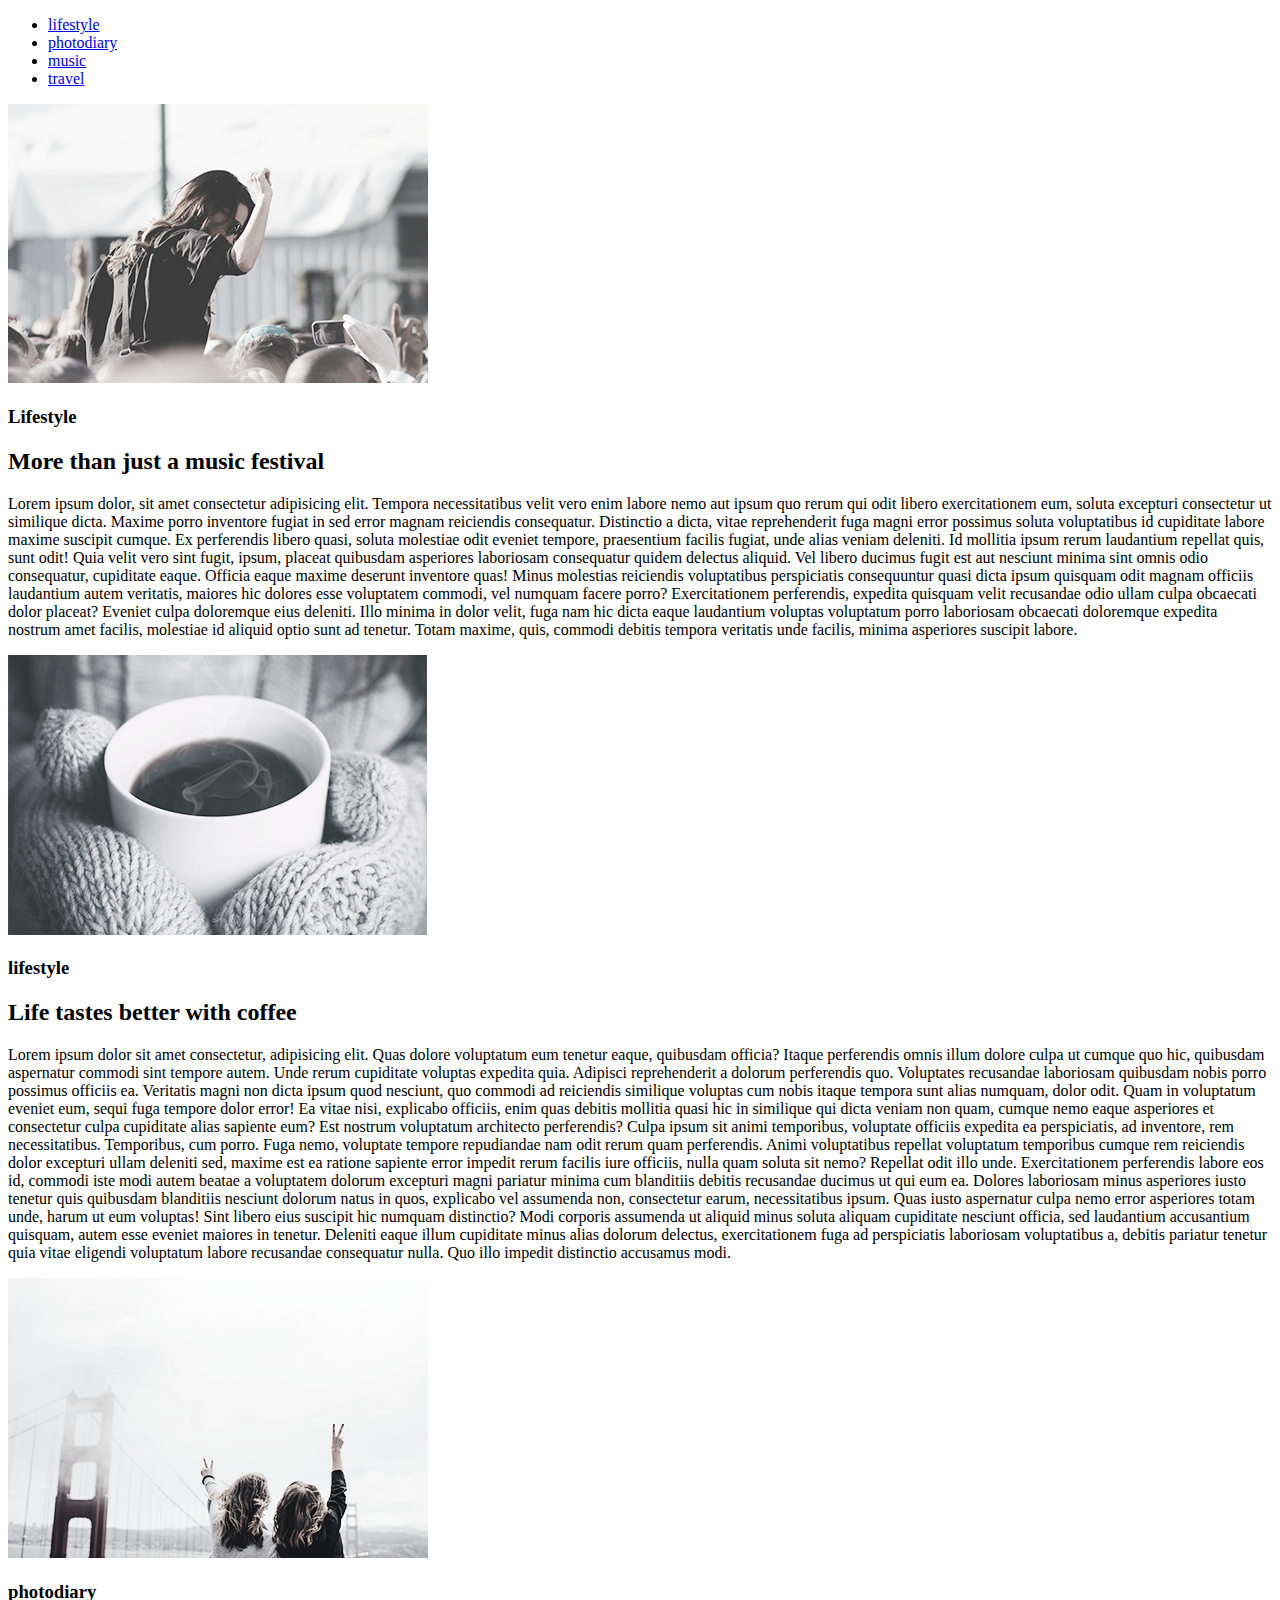
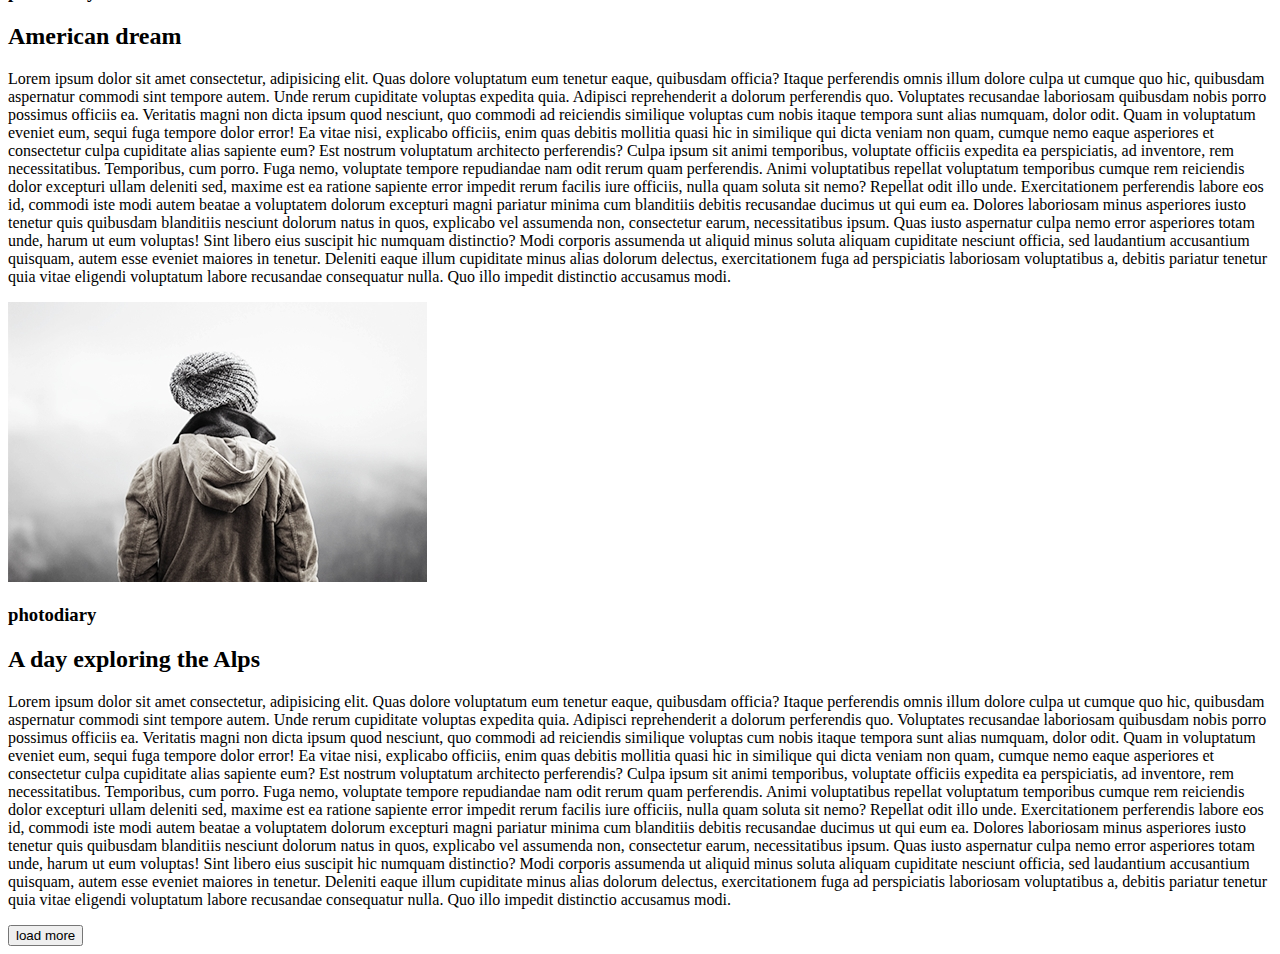
<file: index.html>
<!DOCTYPE html>
<html lang="en">
<head>
    <meta charset="UTF-8">
    <meta name="viewport" content="width=device-width, initial-scale=1.0">
    <meta http-equiv="X-UA-Compatible" content="ie=edge">
    <title>homework-01</title>
</head>
<body>
    <header>
    <nav>
        <ul>
            <li><a href="#" target="_blank" rel="noopener nofollow" title="lifestile">lifestyle</a></li>
            <li><a href="#" target="_blank" rel="noopener nofollow" title="photodiary">photodiary</a></li>
            <li><a href="#" target="_blank" rel="noopener nofollow" title="music">music</a></li>
            <li><a href="#" target="_blank" rel="noopener nofollow" title="travel">travel</a></li>
        </ul>
    </nav>
    </header>
    <section>
        <div>
            <img src="image/image1.jpg" alt="image1">
            <h3>Lifestyle</h3>
            <h2>More than just a music festival</h2>
            <p>Lorem ipsum dolor, sit amet consectetur adipisicing elit. Tempora necessitatibus velit vero enim labore nemo aut ipsum quo rerum qui odit libero exercitationem eum, soluta excepturi consectetur ut similique dicta. Maxime porro inventore fugiat in sed error magnam reiciendis consequatur. Distinctio a dicta, vitae reprehenderit fuga magni error possimus soluta voluptatibus id cupiditate labore maxime suscipit cumque. Ex perferendis libero quasi, soluta molestiae odit eveniet tempore, praesentium facilis fugiat, unde alias veniam deleniti. Id mollitia ipsum rerum laudantium repellat quis, sunt odit! Quia velit vero sint fugit, ipsum, placeat quibusdam asperiores laboriosam consequatur quidem delectus aliquid. Vel libero ducimus fugit est aut nesciunt minima sint omnis odio consequatur, cupiditate eaque. Officia eaque maxime deserunt inventore quas! Minus molestias reiciendis voluptatibus perspiciatis consequuntur quasi dicta ipsum quisquam odit magnam officiis laudantium autem veritatis, maiores hic dolores esse voluptatem commodi, vel numquam facere porro? Exercitationem perferendis, expedita quisquam velit recusandae odio ullam culpa obcaecati dolor placeat? Eveniet culpa doloremque eius deleniti. Illo minima in dolor velit, fuga nam hic dicta eaque laudantium voluptas voluptatum porro laboriosam obcaecati doloremque expedita nostrum amet facilis, molestiae id aliquid optio sunt ad tenetur. Totam maxime, quis, commodi debitis tempora veritatis unde facilis, minima asperiores suscipit labore.</p>
        </div>
  
        <div>
            <img src="image/Filtro_fotografico_5_copia_2.jpg" alt="cup of tea">
            <h3>lifestyle</h3>
            <h2>Life tastes better with coffee</h2>
            <p>Lorem ipsum dolor sit amet consectetur, adipisicing elit. Quas dolore voluptatum eum tenetur eaque, quibusdam officia? Itaque perferendis omnis illum dolore culpa ut cumque quo hic, quibusdam aspernatur commodi sint tempore autem. Unde rerum cupiditate voluptas expedita quia. Adipisci reprehenderit a dolorum perferendis quo. Voluptates recusandae laboriosam quibusdam nobis porro possimus officiis ea. Veritatis magni non dicta ipsum quod nesciunt, quo commodi ad reiciendis similique voluptas cum nobis itaque tempora sunt alias numquam, dolor odit. Quam in voluptatum eveniet eum, sequi fuga tempore dolor error! Ea vitae nisi, explicabo officiis, enim quas debitis mollitia quasi hic in similique qui dicta veniam non quam, cumque nemo eaque asperiores et consectetur culpa cupiditate alias sapiente eum? Est nostrum voluptatum architecto perferendis? Culpa ipsum sit animi temporibus, voluptate officiis expedita ea perspiciatis, ad inventore, rem necessitatibus. Temporibus, cum porro. Fuga nemo, voluptate tempore repudiandae nam odit rerum quam perferendis. Animi voluptatibus repellat voluptatum temporibus cumque rem reiciendis dolor excepturi ullam deleniti sed, maxime est ea ratione sapiente error impedit rerum facilis iure officiis, nulla quam soluta sit nemo? Repellat odit illo unde. Exercitationem perferendis labore eos id, commodi iste modi autem beatae a voluptatem dolorum excepturi magni pariatur minima cum blanditiis debitis recusandae ducimus ut qui eum ea. Dolores laboriosam minus asperiores iusto tenetur quis quibusdam blanditiis nesciunt dolorum natus in quos, explicabo vel assumenda non, consectetur earum, necessitatibus ipsum. Quas iusto aspernatur culpa nemo error asperiores totam unde, harum ut eum voluptas! Sint libero eius suscipit hic numquam distinctio? Modi corporis assumenda ut aliquid minus soluta aliquam cupiditate nesciunt officia, sed laudantium accusantium quisquam, autem esse eveniet maiores in tenetur. Deleniti eaque illum cupiditate minus alias dolorum delectus, exercitationem fuga ad perspiciatis laboriosam voluptatibus a, debitis pariatur tenetur quia vitae eligendi voluptatum labore recusandae consequatur nulla. Quo illo impedit distinctio accusamus modi.</p>
        </div>
   
        <div>
            <img src="image/image3.jpg" alt="cup of tea">
            <h3>photodiary</h3>
            <h2>American dream</h2>
            <p>Lorem ipsum dolor sit amet consectetur, adipisicing elit. Quas dolore voluptatum eum tenetur eaque, quibusdam officia? Itaque perferendis omnis illum dolore culpa ut cumque quo hic, quibusdam aspernatur commodi sint tempore autem. Unde rerum cupiditate voluptas expedita quia. Adipisci reprehenderit a dolorum perferendis quo. Voluptates recusandae laboriosam quibusdam nobis porro possimus officiis ea. Veritatis magni non dicta ipsum quod nesciunt, quo commodi ad reiciendis similique voluptas cum nobis itaque tempora sunt alias numquam, dolor odit. Quam in voluptatum eveniet eum, sequi fuga tempore dolor error! Ea vitae nisi, explicabo officiis, enim quas debitis mollitia quasi hic in similique qui dicta veniam non quam, cumque nemo eaque asperiores et consectetur culpa cupiditate alias sapiente eum? Est nostrum voluptatum architecto perferendis? Culpa ipsum sit animi temporibus, voluptate officiis expedita ea perspiciatis, ad inventore, rem necessitatibus. Temporibus, cum porro. Fuga nemo, voluptate tempore repudiandae nam odit rerum quam perferendis. Animi voluptatibus repellat voluptatum temporibus cumque rem reiciendis dolor excepturi ullam deleniti sed, maxime est ea ratione sapiente error impedit rerum facilis iure officiis, nulla quam soluta sit nemo? Repellat odit illo unde. Exercitationem perferendis labore eos id, commodi iste modi autem beatae a voluptatem dolorum excepturi magni pariatur minima cum blanditiis debitis recusandae ducimus ut qui eum ea. Dolores laboriosam minus asperiores iusto tenetur quis quibusdam blanditiis nesciunt dolorum natus in quos, explicabo vel assumenda non, consectetur earum, necessitatibus ipsum. Quas iusto aspernatur culpa nemo error asperiores totam unde, harum ut eum voluptas! Sint libero eius suscipit hic numquam distinctio? Modi corporis assumenda ut aliquid minus soluta aliquam cupiditate nesciunt officia, sed laudantium accusantium quisquam, autem esse eveniet maiores in tenetur. Deleniti eaque illum cupiditate minus alias dolorum delectus, exercitationem fuga ad perspiciatis laboriosam voluptatibus a, debitis pariatur tenetur quia vitae eligendi voluptatum labore recusandae consequatur nulla. Quo illo impedit distinctio accusamus modi.</p>    
        </div>
   
        <div>
            <img src="image/image4.jpg" alt="cup of tea">
            <h3>photodiary</h3>
            <h2>A day exploring the Alps</h2>
            <p>Lorem ipsum dolor sit amet consectetur, adipisicing elit. Quas dolore voluptatum eum tenetur eaque, quibusdam officia? Itaque perferendis omnis illum dolore culpa ut cumque quo hic, quibusdam aspernatur commodi sint tempore autem. Unde rerum cupiditate voluptas expedita quia. Adipisci reprehenderit a dolorum perferendis quo. Voluptates recusandae laboriosam quibusdam nobis porro possimus officiis ea. Veritatis magni non dicta ipsum quod nesciunt, quo commodi ad reiciendis similique voluptas cum nobis itaque tempora sunt alias numquam, dolor odit. Quam in voluptatum eveniet eum, sequi fuga tempore dolor error! Ea vitae nisi, explicabo officiis, enim quas debitis mollitia quasi hic in similique qui dicta veniam non quam, cumque nemo eaque asperiores et consectetur culpa cupiditate alias sapiente eum? Est nostrum voluptatum architecto perferendis? Culpa ipsum sit animi temporibus, voluptate officiis expedita ea perspiciatis, ad inventore, rem necessitatibus. Temporibus, cum porro. Fuga nemo, voluptate tempore repudiandae nam odit rerum quam perferendis. Animi voluptatibus repellat voluptatum temporibus cumque rem reiciendis dolor excepturi ullam deleniti sed, maxime est ea ratione sapiente error impedit rerum facilis iure officiis, nulla quam soluta sit nemo? Repellat odit illo unde. Exercitationem perferendis labore eos id, commodi iste modi autem beatae a voluptatem dolorum excepturi magni pariatur minima cum blanditiis debitis recusandae ducimus ut qui eum ea. Dolores laboriosam minus asperiores iusto tenetur quis quibusdam blanditiis nesciunt dolorum natus in quos, explicabo vel assumenda non, consectetur earum, necessitatibus ipsum. Quas iusto aspernatur culpa nemo error asperiores totam unde, harum ut eum voluptas! Sint libero eius suscipit hic numquam distinctio? Modi corporis assumenda ut aliquid minus soluta aliquam cupiditate nesciunt officia, sed laudantium accusantium quisquam, autem esse eveniet maiores in tenetur. Deleniti eaque illum cupiditate minus alias dolorum delectus, exercitationem fuga ad perspiciatis laboriosam voluptatibus a, debitis pariatur tenetur quia vitae eligendi voluptatum labore recusandae consequatur nulla. Quo illo impedit distinctio accusamus modi.</p>
        </div>
    </section>
    <button>load more</button>
</body>
</html>
</file>
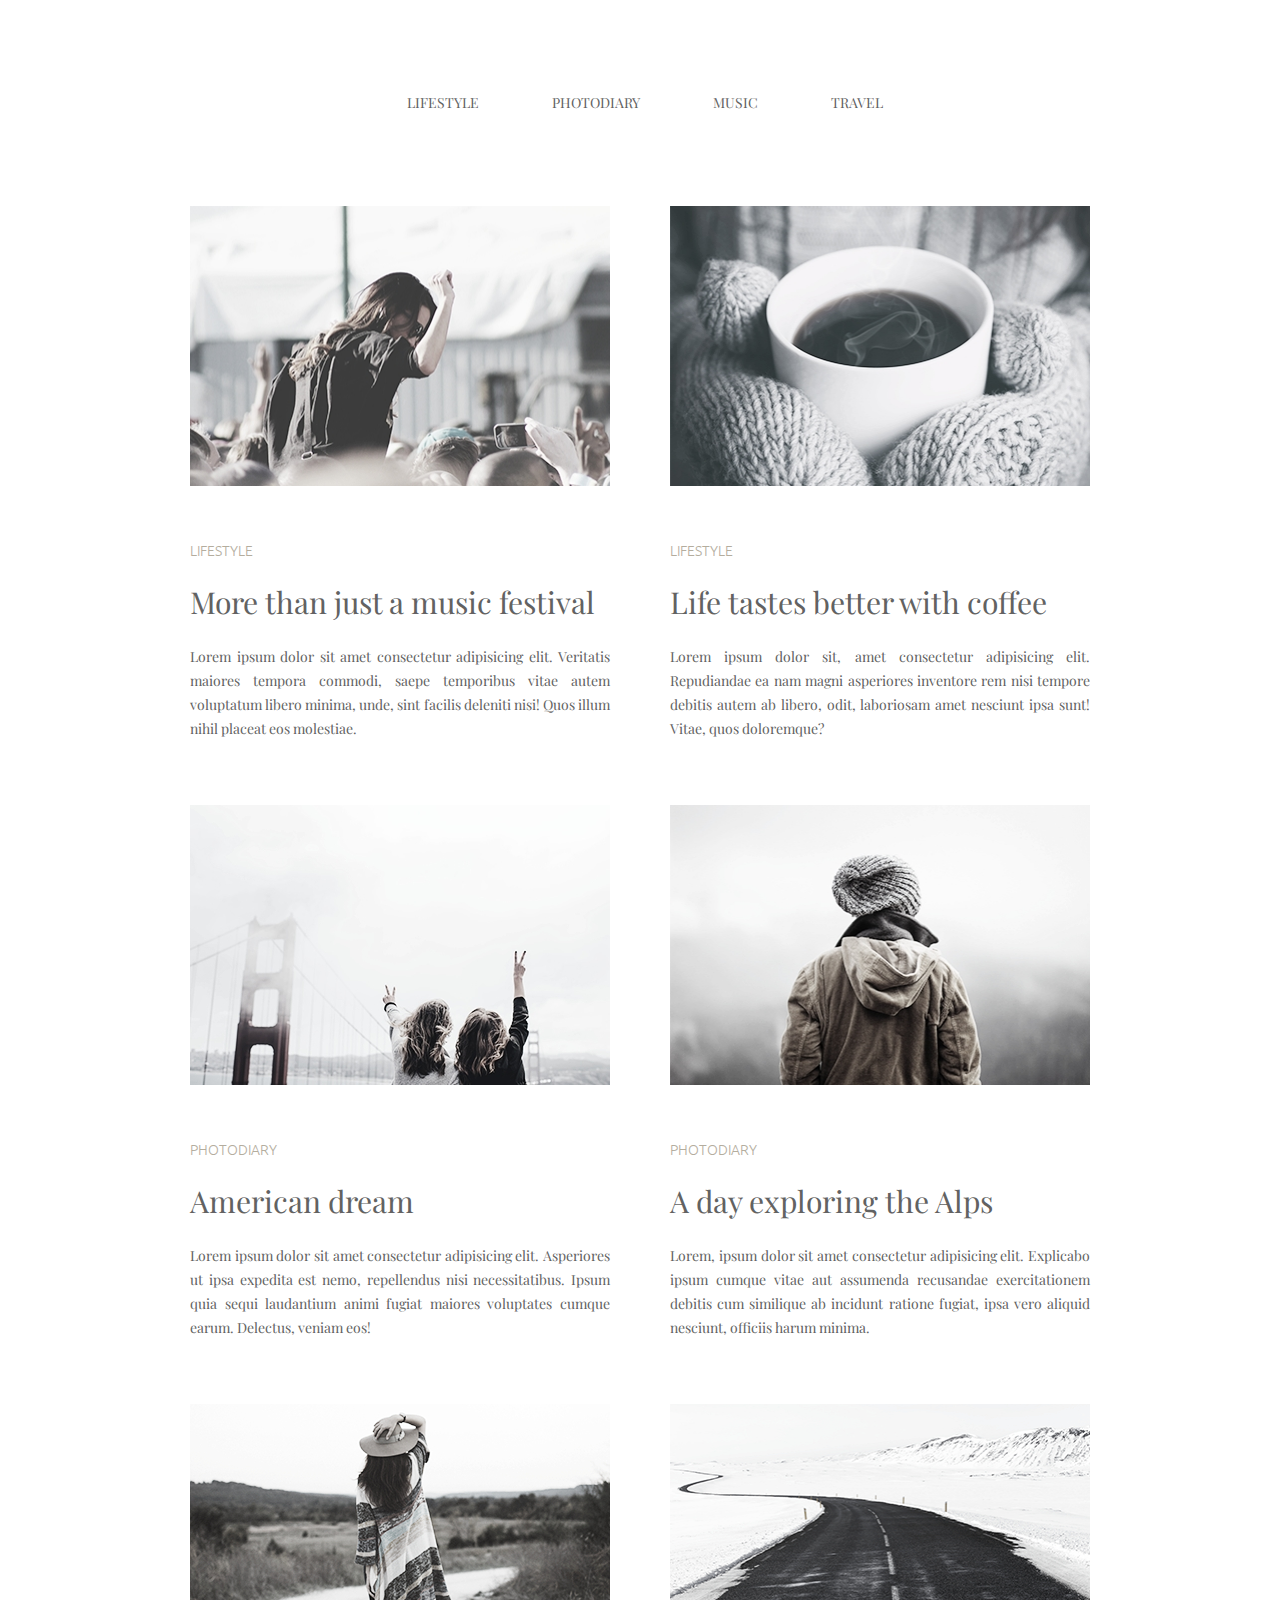
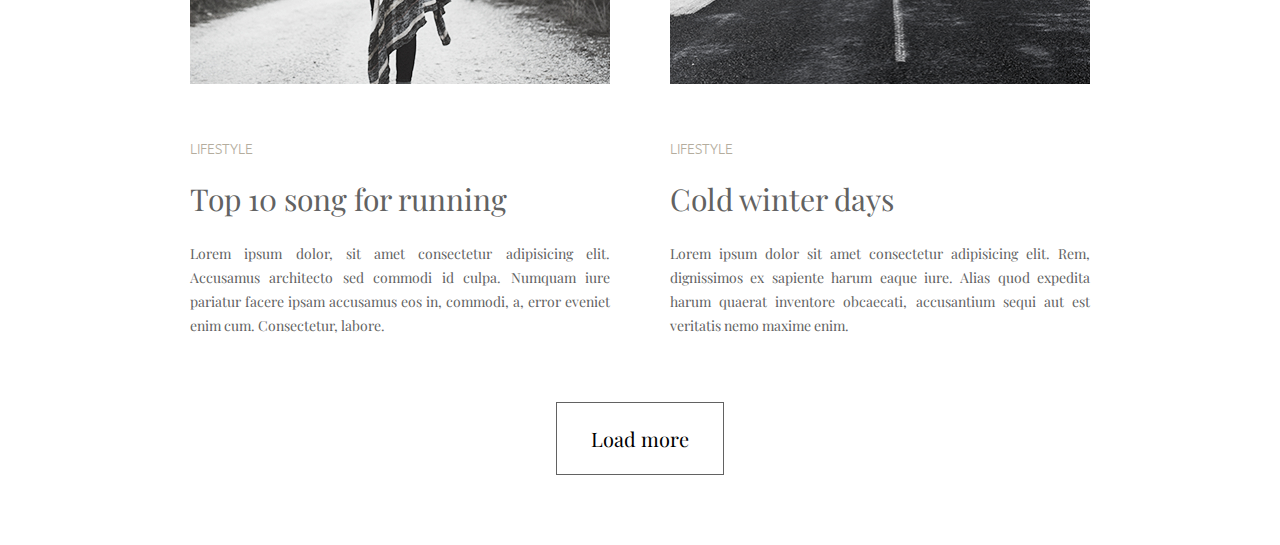
<file: module-03/index.html>
<!DOCTYPE html>
<html lang="en">
<head>
    <meta charset="UTF-8">
    <meta name="viewport" content="width=device-width, initial-scale=1.0">
    <meta http-equiv="X-UA-Compatible" content="ie=edge">
    <title>homework-03</title>
    <link rel="stylesheet" href="css/normolize.css">
    <link href="https://fonts.googleapis.com/css?family=Playfair+Display|Ubuntu:300,400&display=swap" rel="stylesheet">
    <link rel="stylesheet" href="css/style.css">
</head>
<body>
    <header class="page-header conteiner">
    <nav class="header-nav">
        <ul class="site-navigation">
            <li><a href="#" target="_blank" rel="noopener nofollow" title="lifestile">lifestyle</a></li>
            <li><a href="#" target="_blank" rel="noopener nofollow" title="photodiary">photodiary</a></li>
            <li><a href="#" target="_blank" rel="noopener nofollow" title="music">music</a></li>
            <li><a href="#" target="_blank" rel="noopener nofollow" title="travel">travel</a></li>
        </ul>
    </nav>
    </header>
        <main class="conteiner">
        <section class="lifestile">
        <ul class="lifestyle-list">
            <li class="lifestyle-list-item">
            <img class="lifestile-list-image" src="image/image1.jpg" alt="girl of fun" width="420" height="280">
            <h3 class="lifestile-title">Lifestyle</h3>
            <h2 class="lifestyle-title-name">More than just a music festival</h2>
            <p class="lifestyle-about">Lorem ipsum dolor sit amet consectetur adipisicing elit. Veritatis maiores tempora commodi, saepe temporibus vitae autem voluptatum libero minima, unde, sint facilis deleniti nisi! Quos illum nihil placeat eos molestiae.</p>
            </li>
        
            <li class="lifestyle-list-item">
            <img class="lifestile-list-image" src="image/image2.jpg" alt="girl of fun" width="420" height="280">
            <h3 class="lifestile-title">Lifestyle</h3>
            <h2 class="lifestyle-title-name">Life tastes better with coffee</h2>
            <p class="lifestyle-about">Lorem ipsum dolor sit, amet consectetur adipisicing elit. Repudiandae ea nam magni asperiores inventore rem nisi tempore debitis autem ab libero, odit, laboriosam amet nesciunt ipsa sunt! Vitae, quos doloremque?</p>
            </li>

            <li class="lifestyle-list-item">
            <img class="lifestile-list-image" src="image/image3.jpg" alt="girl of fun" width="420" height="280">
            <h3 class="lifestile-title">Photodiary</h3>
            <h2 class="lifestyle-title-name">American dream</h2>
            <p class="lifestyle-about">Lorem ipsum dolor sit amet consectetur adipisicing elit. Asperiores ut ipsa expedita est nemo, repellendus nisi necessitatibus. Ipsum quia sequi laudantium animi fugiat maiores voluptates cumque earum. Delectus, veniam eos!</p>
            </li>

            <li class="lifestyle-list-item">
            <img class="lifestile-list-image" src="image/image4.jpg" alt="girl of fun" width="420" height="280">
            <h3 class="lifestile-title">Photodiary</h3>
            <h2 class="lifestyle-title-name">A day exploring the Alps</h2>
            <p class="lifestyle-about">Lorem, ipsum dolor sit amet consectetur adipisicing elit. Explicabo ipsum cumque vitae aut assumenda recusandae exercitationem debitis cum similique ab incidunt ratione fugiat, ipsa vero aliquid nesciunt, officiis harum minima.</p>
            </li>
        
            <li class="lifestyle-list-item">
            <img class="lifestile-list-image" src="image/image5.jpg" alt="girl of fun" width="420" height="280">
            <h3 class="lifestile-title">Lifestyle</h3>
            <h2 class="lifestyle-title-name">Top 10 song for running</h2>
            <p class="lifestyle-about">Lorem ipsum dolor, sit amet consectetur adipisicing elit. Accusamus architecto sed commodi id culpa. Numquam iure pariatur facere ipsam accusamus eos in, commodi, a, error eveniet enim cum. Consectetur, labore.</p>
            </li>
        
            <li class="lifestyle-list-item">
            <img class="lifestile-list-image" src="image/image6.jpg" alt="girl of fun" width="420" height="280">
            <h3 class="lifestile-title">Lifestyle</h3>
            <h2 class="lifestyle-title-name">Cold winter days</h2>
            <p class="lifestyle-about">Lorem ipsum dolor sit amet consectetur adipisicing elit. Rem, dignissimos ex sapiente harum eaque iure. Alias quod expedita harum quaerat inventore obcaecati, accusantium sequi aut est veritatis nemo maxime enim.</p>
            </li>
        </ul>
        </section>
        <button class="load-more-button">Load more</button>
        </main>
</body>
</html>
</file>
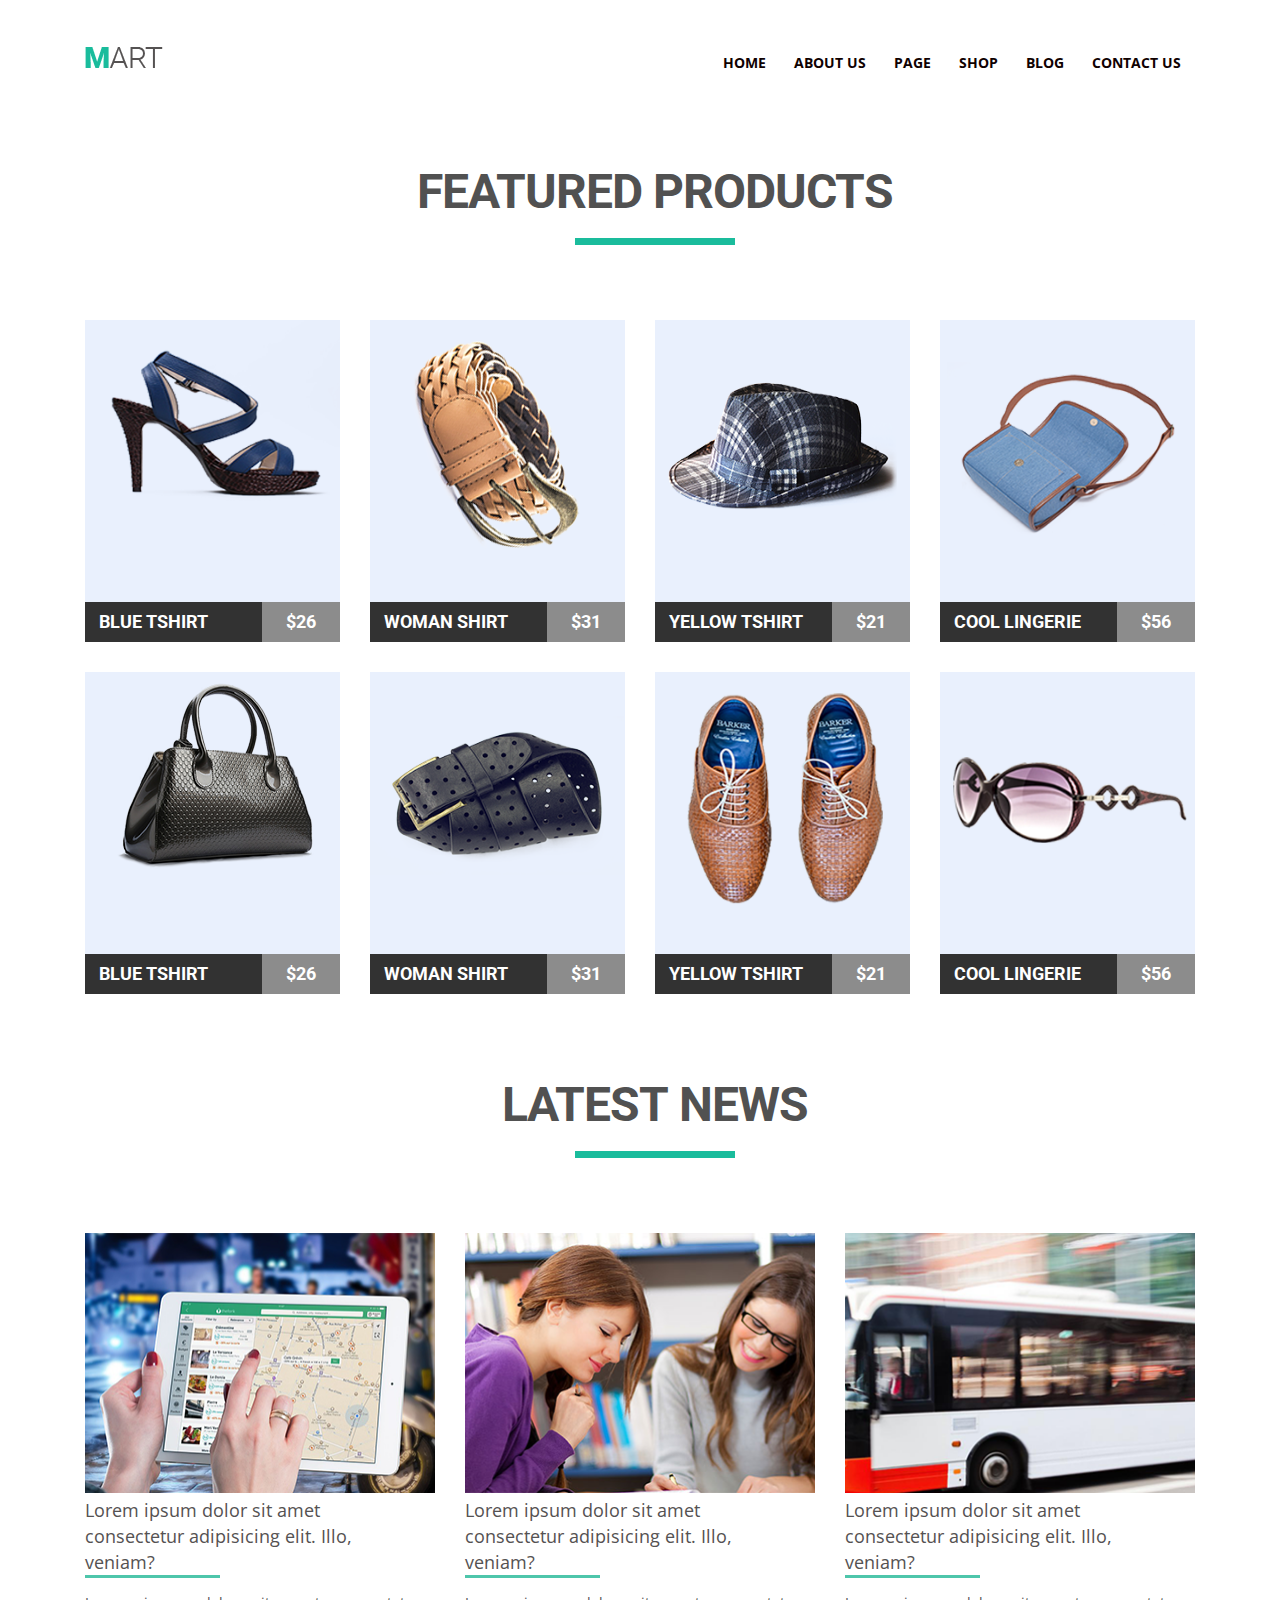
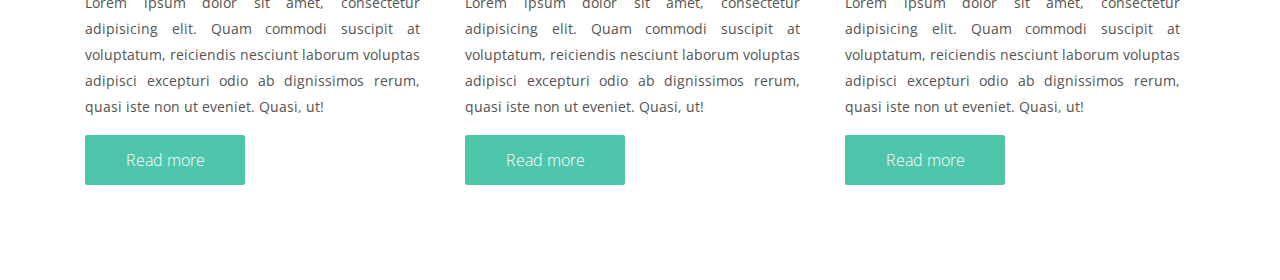
<file: module-04/index.html>
<!DOCTYPE html>
<html lang="en">
  <head>
    <meta charset="UTF-8" />
    <meta name="viewport" content="width=device-width, initial-scale=1.0" />
    <meta http-equiv="X-UA-Compatible" content="ie=edge" />
    <link rel="stylesheet" href="style.css" />
    <link
      href="https://fonts.googleapis.com/css?family=Open+Sans|Roboto&display=swap"
      rel="stylesheet"
    />
    <title>Homework-04</title>
  </head>
  <body>
    <div class="wrapper">
      <nav class="navigation clearfix">
        <div class="logo">
          <a href="#">
            <img src="image/mart.png" alt="MART" width="78" height="21" />
          </a>
        </div>
        <ul class="nav-menu clearfix">
          <li>
            <a href="#">Home</a>
          </li>
          <li>
            <a href="#">About us</a>
          </li>
          <li>
            <a href="#">Page</a>
          </li>
          <li>
            <a href="#">Shop</a>
          </li>
          <li>
            <a href="#">Blog</a>
          </li>
          <li>
            <a href="#">Contact us</a>
          </li>
        </ul>
      </nav>

      <div class="section-products-card wrapper">
        <h2>Featured products</h2>
        <div class="cards">
          <div class="card">
            <a href="#">
              <div class="products clearfix">
                <img
                  class="img-product"
                  src="image/product1.png"
                  alt="product1"
                />
              </div>
              <div class="wrp clearfix">
                <p class="product-title">Blue tshirt</p>
                <p class="product-price">$26</p>
              </div>
            </a>
          </div>

          <div class="card">
            <a href="#">
              <div class="products clearfix">
                <img
                  class="img-product"
                  src="image/product2.png"
                  alt="product2"
                />
              </div>
              <div class="wrp clearfix">
                <p class="product-title">Woman shirt</p>
                <p class="product-price">$31</p>
              </div>
            </a>
          </div>

          <div class="card">
            <a href="#">
              <div class="products clearfix">
                <img
                  class="img-product"
                  src="image/product9.png"
                  alt="product9"
                />
              </div>
              <div class="wrp clearfix">
                <p class="product-title">Yellow tshirt</p>
                <p class="product-price">$21</p>
              </div>
            </a>
          </div>

          <div class="card">
            <a href="#">
              <div class="products clearfix">
                <img
                  class="img-product"
                  src="image/product4.png"
                  alt="product4"
                />
              </div>
              <div class="wrp clearfix">
                <p class="product-title">Cool lingerie</p>
                <p class="product-price">$56</p>
              </div>
            </a>
          </div>

          <div class="card">
            <a href="#">
              <div class="products clearfix">
                <img
                  class="img-product"
                  src="image/product3.png"
                  alt="product3"
                />
              </div>
              <div class="wrp clearfix">
                <p class="product-title">Blue tshirt</p>
                <p class="product-price">$26</p>
              </div>
            </a>
          </div>

          <div class="card">
            <a href="#">
              <div class="products clearfix">
                <img
                  class="img-product"
                  src="image/product5.png"
                  alt="product5"
                />
              </div>
              <div class="wrp clearfix">
                <p class="product-title">Woman shirt</p>
                <p class="product-price">$31</p>
              </div>
            </a>
          </div>

          <div class="card">
            <a href="#">
              <div class="products clearfix">
                <img
                  class="img-product"
                  src="image/product6.png"
                  alt="product6"
                />
              </div>
              <div class="wrp clearfix">
                <p class="product-title">Yellow tshirt</p>
                <p class="product-price">$21</p>
              </div>
            </a>
          </div>

          <div class="card">
            <a href="#">
              <div class="products clearfix">
                <img
                  class="img-product"
                  src="image/product8.png"
                  alt="product8"
                />
              </div>
              <div class="wrp clearfix">
                <p class="product-title">Cool lingerie</p>
                <p class="product-price">$56</p>
              </div>
            </a>
          </div>
        </div>
      </div>

      <div class="section-news wrapper">
        <h2>Latest news</h2>
        <div class="news-cards">
          <div class="news">
            <img
              class="news-foto"
              src="image/ipad-632394_960_720.png"
              alt="news1"
            />
            <h4>
              Lorem ipsum dolor sit amet consectetur adipisicing elit. Illo,
              veniam?
            </h4>
            <p class="text-news">
              Lorem ipsum dolor sit amet, consectetur adipisicing elit. Quam
              commodi suscipit at voluptatum, reiciendis nesciunt laborum
              voluptas adipisci excepturi odio ab dignissimos rerum, quasi iste
              non ut eveniet. Quasi, ut!
            </p>
            <button>Read more</button>
          </div>
          <div class="news">
            <img class="news-foto" src="image/slide1.png" alt="news2" />
            <h4>
              Lorem ipsum dolor sit amet consectetur adipisicing elit. Illo,
              veniam?
            </h4>
            <p class="text-news">
              Lorem ipsum dolor sit amet, consectetur adipisicing elit. Quam
              commodi suscipit at voluptatum, reiciendis nesciunt laborum
              voluptas adipisci excepturi odio ab dignissimos rerum, quasi iste
              non ut eveniet. Quasi, ut!
            </p>
            <button>Read more</button>
          </div>
          <div class="news">
            <img class="news-foto" src="image/product-img-5.png" alt="news3" />
            <h4>
              Lorem ipsum dolor sit amet consectetur adipisicing elit. Illo,
              veniam?
            </h4>
            <p class="text-news">
              Lorem ipsum dolor sit amet, consectetur adipisicing elit. Quam
              commodi suscipit at voluptatum, reiciendis nesciunt laborum
              voluptas adipisci excepturi odio ab dignissimos rerum, quasi iste
              non ut eveniet. Quasi, ut!
            </p>
            <button>Read more</button>
          </div>
        </div>
      </div>
    </div>
  </body>
</html>
</file>
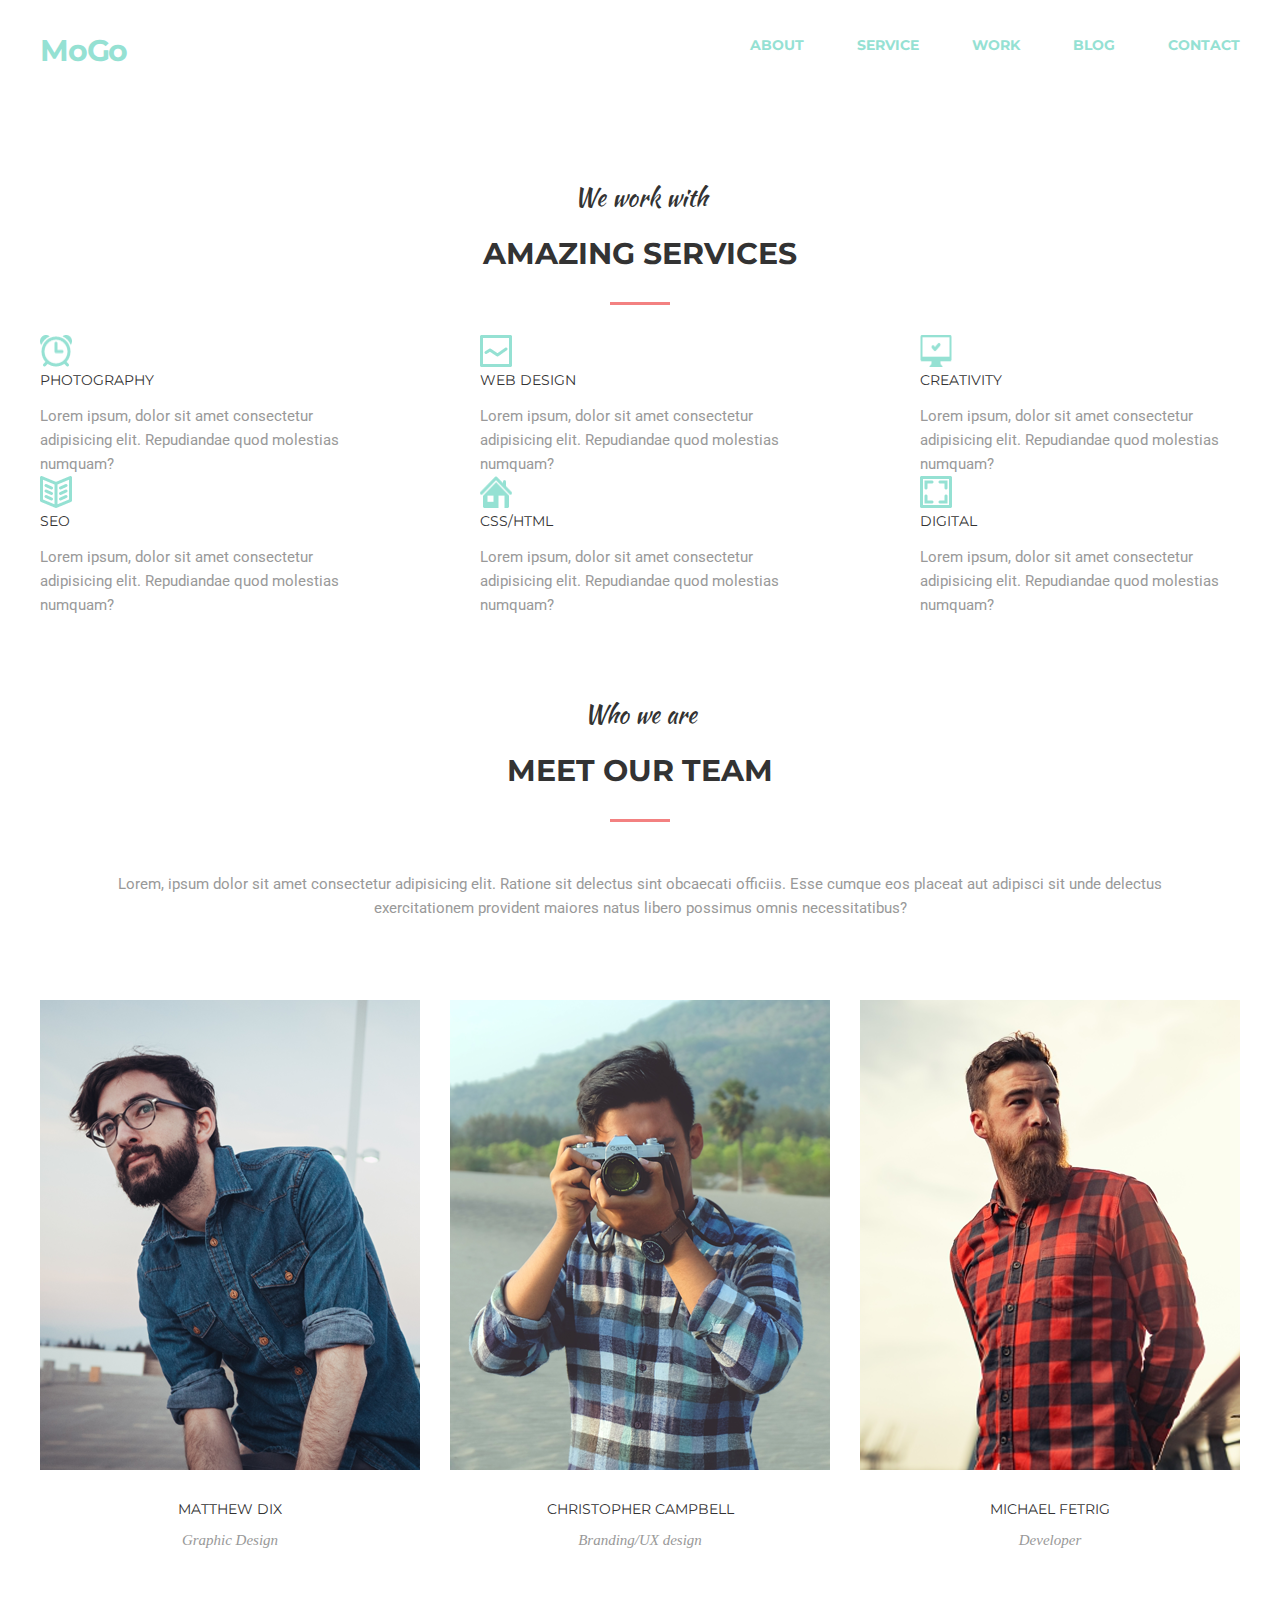
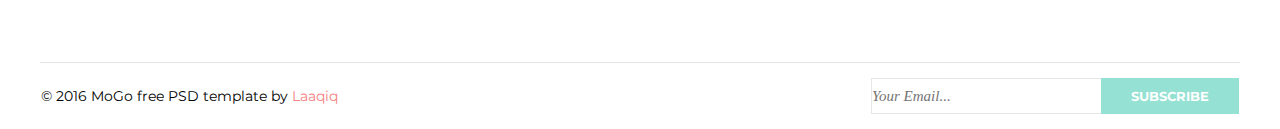
<file: module-06/index.html>
<!DOCTYPE html>
<html lang="en">
  <head>
    <meta charset="UTF-8" />
    <meta name="viewport" content="width=device-width, initial-scale=1.0" />
    <meta http-equiv="X-UA-Compatible" content="ie=edge" />
    <link rel="stylesheet" href="style.css" />
    <link
      href="https://fonts.googleapis.com/css?family=Kaushan+Script|Montserrat:400,700|Roboto:300i,400&display=swap"
      rel="stylesheet"
    />
    <title>Homework-06</title>
  </head>
  <body>
    <div class="container">
      <nav class="site-navigation">
        <!-- <a href="#"> -->
        <p class="site-logo">MoGo</p>
        <!-- </a> -->
        <ul class="nav-menu">
          <li class="nav-menu-title"><a href="#"></a>About</li>
          <li class="nav-menu-title"><a href="#"></a>Service</li>
          <li class="nav-menu-title"><a href="#"></a>Work</li>
          <li class="nav-menu-title"><a href="#"></a>Blog</li>
          <li class="nav-menu-title"><a href="#"></a>Contact</li>
        </ul>
      </nav>

      <!-- Section Services -->
      <div class="cart">
        <p class="section-title">We work with</p>
        <h3 class="section-name">Amazing services</h3>

        <div class="cart-box">
          <div class="cart-services">
              <img class="cart-img" src="image/ALARM.png" alt="alarm" />
              <p class="cart-title">Photography</p>
              <p class="cart-text">
                Lorem ipsum, dolor sit amet consectetur adipisicing elit.
                Repudiandae quod molestias numquam?
              </p>
            </div>
          

          <div class="cart-services">
            <img class="cart-img" src="image/LINE_GRAPH.png" alt="alarm" />
            <p class="cart-title">Web design</p>
            <p class="cart-text">
              Lorem ipsum, dolor sit amet consectetur adipisicing elit.
              Repudiandae quod molestias numquam?
            </p>
          </div>

          <div class="cart-services">
            <img class="cart-img" src="image/_OK.png" alt="alarm" />
            <p class="cart-title">Creativity</p>
            <p class="cart-text">
              Lorem ipsum, dolor sit amet consectetur adipisicing elit.
              Repudiandae quod molestias numquam?
            </p>
          </div>

          <div class="cart-services">
            <img class="cart-img" src="image/BOOK_2.png" alt="alarm" />
            <p class="cart-title">SEO</p>
            <p class="cart-text">
              Lorem ipsum, dolor sit amet consectetur adipisicing elit.
              Repudiandae quod molestias numquam?
            </p>
          </div>

          <div class="cart-services">
            <img class="cart-img" src="image/HOME.png" alt="alarm" />
            <p class="cart-title">CSS/HTML</p>
            <p class="cart-text">
              Lorem ipsum, dolor sit amet consectetur adipisicing elit.
              Repudiandae quod molestias numquam?
            </p>
          </div>

          <div class="cart-services">
            <img class="cart-img" src="image/IMAGE.png" alt="alarm" />
            <p class="cart-title">Digital</p>
            <p class="cart-text">
              Lorem ipsum, dolor sit amet consectetur adipisicing elit.
              Repudiandae quod molestias numquam?
            </p>
          </div>
        </div>
    </div>

        <!-- Section Team -->
        <div class="section-team">
          <p class="section-title">Who we are</p>
          <p class="section-name">Meet our team</p>
          <p class="team-text">
            Lorem, ipsum dolor sit amet consectetur adipisicing elit. Ratione
            sit delectus sint obcaecati officiis. Esse cumque eos placeat aut
            adipisci sit unde delectus exercitationem provident maiores natus
            libero possimus omnis necessitatibus?
          </p>

          <div class="cart-section">
            <div class="cart-team">
              <div class="cart-team-bg">
                <div class="cart-team-img">
                  <img src="image/Matthew.png" alt="team" />
                  <div class="cart-team-overlay">
                    <ul class="cart-team-link">
                      <li class="cart-team-icon">
                        <a href="#" class="link-social">
                          <img src="image/facebook.png" alt="facebook-icon" />
                        </a>
                      </li>
                      <li class="cart-team-icon">
                        <a href="#" class="link-social">
                          <img src="image/twitter.png" alt="twitter-icon" />
                        </a>
                      </li>
                      <li class="cart-team-icon">
                        <a href="#" class="link-social">
                          <img src="image/pinterest.png" alt="pinterest-icon" />
                        </a>
                      </li>
                      <li class="cart-team-icon">
                        <a href="#" class="link-social">
                          <img src="image/instagram.png" alt="instagram-icon" />
                        </a>
                      </li>
                    </ul>
                  </div>
                </div>
              </div>
              <p class="cart-team-name">Matthew Dix</p>
              <p class="cart-team-position">Graphic Design</p>
            </div>

            <div class="cart-team">
              <div class="cart-team-bg">
                <div class="cart-team-img">
                  <img src="image/Christopher.png" alt="team" />
                  <div class="cart-team-overlay">
                    <ul class="cart-team-link">
                      <li class="cart-team-icon">
                        <a href="#" class="link-social">
                          <img src="image/facebook.png" alt="facebook-icon" />
                        </a>
                      </li>
                      <li class="cart-team-icon">
                        <a href="#" class="link-social">
                          <img src="image/twitter.png" alt="twitter-icon" />
                        </a>
                      </li>
                      <li class="cart-team-icon">
                        <a href="#" class="link-social">
                          <img src="image/pinterest.png" alt="pinterest-icon" />
                        </a>
                      </li>
                      <li class="cart-team-icon">
                        <a href="#" class="link-social">
                          <img src="image/instagram.png" alt="instagram-icon" />
                        </a>
                      </li>
                    </ul>
                  </div>
                </div>
              </div>
              <p class="cart-team-name">Christopher Campbell</p>
              <p class="cart-team-position">Branding/UX design</p>
            </div>

            <div class="cart-team">
              <div class="cart-team-bg">
                <div class="cart-team-img">
                  <img src="image/Michael.png" alt="team" />
                  <div class="cart-team-overlay">
                    <ul class="cart-team-link">
                      <li class="cart-team-icon">
                        <a href="#" class="link-social">
                          <img src="image/facebook.png" alt="facebook-icon" />
                        </a>
                      </li>
                      <li class="cart-team-icon">
                        <a href="#" class="link-social">
                          <img src="image/twitter.png" alt="twitter-icon" />
                        </a>
                      </li>
                      <li class="cart-team-icon">
                        <a href="#" class="link-social">
                          <img src="image/pinterest.png" alt="pinterest-icon" />
                        </a>
                      </li>
                      <li class="cart-team-icon">
                        <a href="#" class="link-social">
                          <img src="image/instagram.png" alt="instagram-icon" />
                        </a>
                      </li>
                    </ul>
                  </div>
                </div>
              </div>
              <p class="cart-team-name">Michael Fetrig</p>
              <p class="cart-team-position">Developer</p>
            </div>
          </div>
        </div>
      </div>

      <!-- Footer -->

      <div class="page-footer">
        <p class="text-footer">
          &copy; 2016 MoGo free PSD template by
          <span class="text-footer-title">Laaqiq</span>
        </p>
        <form class="footer-form" action="">
          <input
            class="footer-form-textbox"
            type="text"
            placeholder="Your Email..."
          />
          <button class="footer-form-button" type="submit">Subscribe</button>
        </form>
      </div>
    </div>
  </body>
</html>
</file>
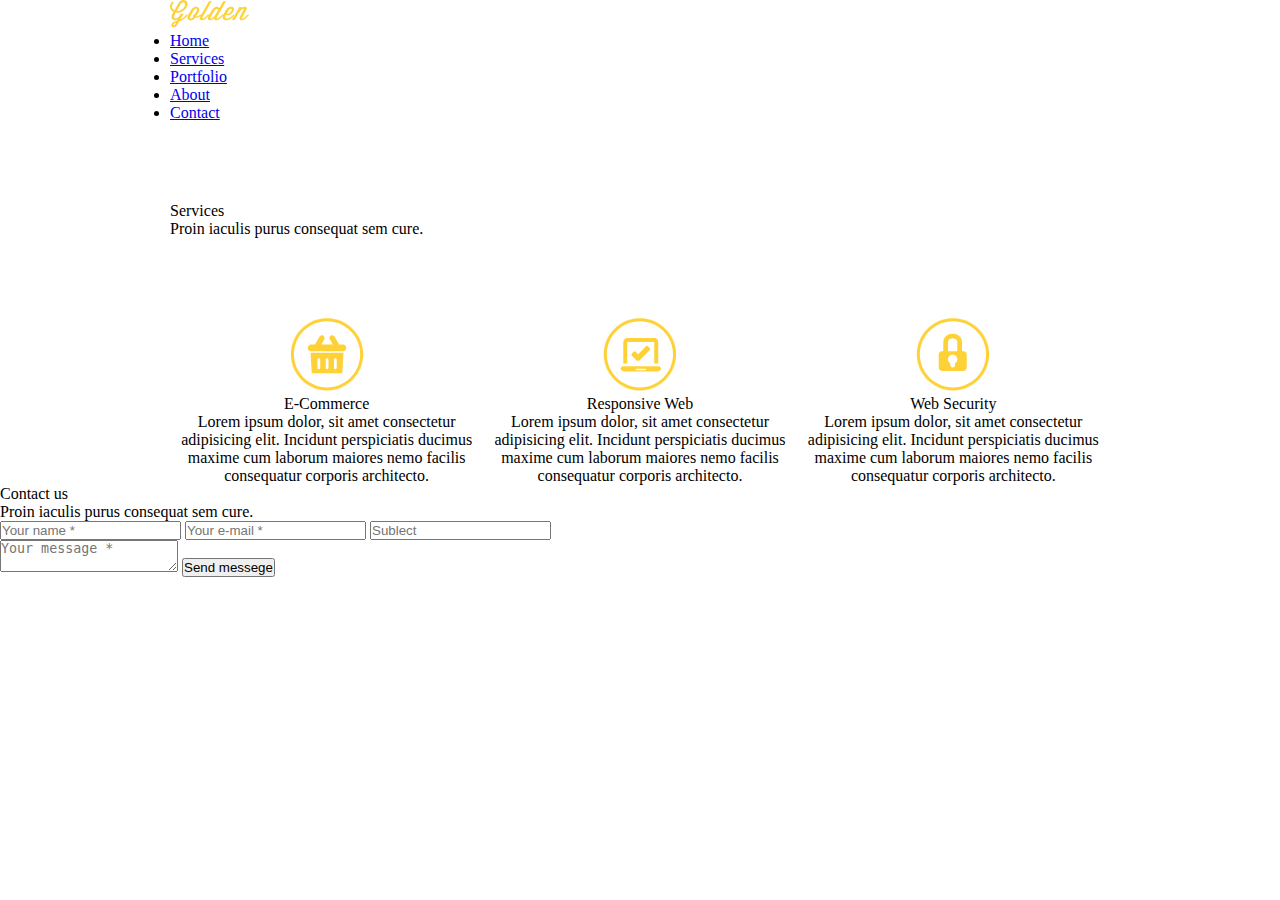
<file: module-07/index.html>
<!DOCTYPE html>
<html lang="en">
  <head>
    <meta charset="UTF-8" />
    <meta name="viewport" content="width=device-width, initial-scale=1.0" />
    <meta http-equiv="X-UA-Compatible" content="ie=edge" />
    <link rel="stylesheet" href="style.css">
    <title>Homework-07</title>
  </head>
  <body>
    <nav class="nav container">
      <a href="#">
        <img src="image/Logo.png" alt="site-logo" />
      </a>
      <ul>
        <li><a href="#">Home</a></li>
        <li><a href="#">Services</a></li>
        <li><a href="#">Portfolio</a></li>
        <li><a href="#">About</a></li>
        <li><a href="#">Contact</a></li>
      </ul>
    </nav>

    <section class="services container">
      <p>Services</p>
      <p>Proin iaculis purus consequat sem cure.</p>
      <div class="card-services">
        <div>
          <img src="image/paket.png" alt="paket" />
          <p>E-Commerce</p>
          <p>
            Lorem ipsum dolor, sit amet consectetur adipisicing elit. Incidunt
            perspiciatis ducimus maxime cum laborum maiores nemo facilis
            consequatur corporis architecto.
          </p>
        </div>

        <div>
          <img src="image/ok.png" alt="ok" />
          <p>Responsive Web</p>
          <p>
            Lorem ipsum dolor, sit amet consectetur adipisicing elit. Incidunt
            perspiciatis ducimus maxime cum laborum maiores nemo facilis
            consequatur corporis architecto.
          </p>
        </div>

        <div>
          <img src="image/lock.png" alt="lock" />
          <p>Web Security</p>
          <p>
            Lorem ipsum dolor, sit amet consectetur adipisicing elit. Incidunt
            perspiciatis ducimus maxime cum laborum maiores nemo facilis
            consequatur corporis architecto.
          </p>
        </div>
      </div>
    </section>

    <section class="form">
      <p>Contact us</p>
      <p>Proin iaculis purus consequat sem cure.</p>
      <form action="">
        <div class="main-footer-form__container">
          <input
            class="main-footer-form__name"
            type="text"
            name="name"
            placeholder="Your name *"
            required
          />
          <input
            class="main-footer-form__email"
            type="email"
            name="email"
            placeholder="Your e-mail *"
            required
          />
          <input
            class="main-footer-form__subject"
            type="text"
            name="subject"
            placeholder="Sublect"
          />
        </div>
        <textarea
          class="main-footer-form__textarea"
          name="message"
          placeholder="Your message *"
          required
        ></textarea>
        <button>Send messege</button>
      </form>
    </section>
  </body>
</html>
</file>
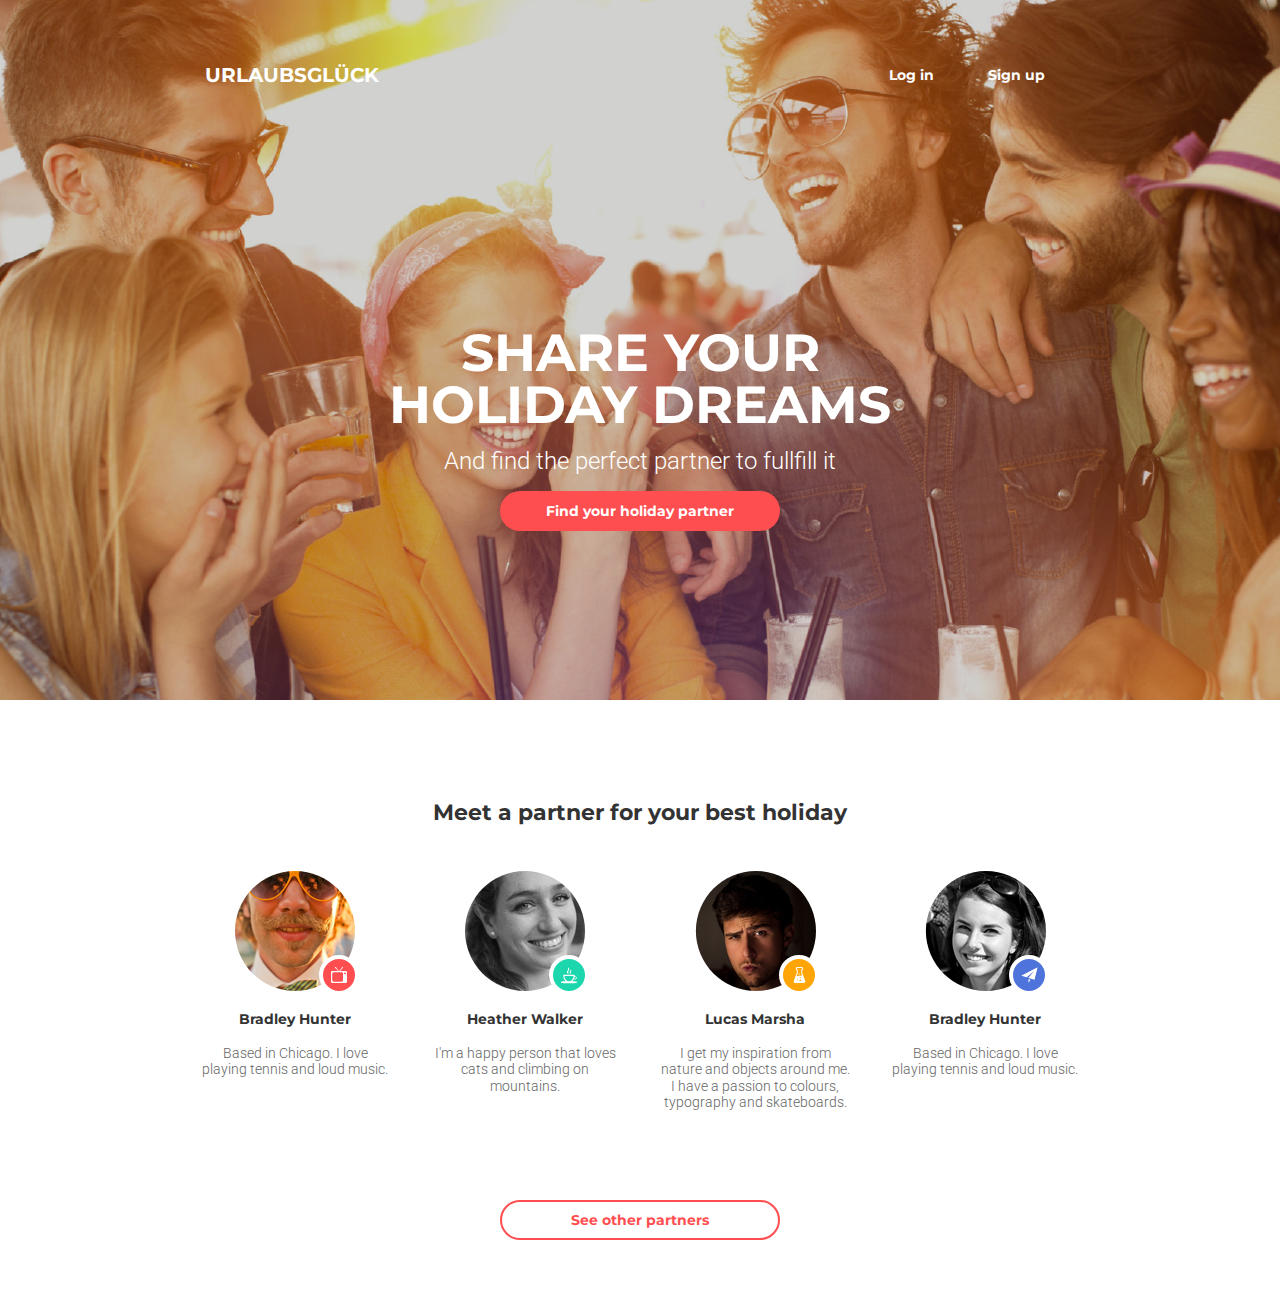
<file: module-08/index.html>
<!DOCTYPE html>
<html lang="en">
  <head>
    <meta charset="UTF-8" />
    <meta http-equiv="X-UA-Compatible" content="ie=edge" />
    <title>Homework-08</title>
    <meta name="viewport" content="width=device-width, initial-scale=1.0" />
    <link href="https://fonts.googleapis.com/css?family=Montserrat:400,700|Roboto:300,400,700&display=swap" rel="stylesheet">
    <link rel="stylesheet" href="./css/normolize.css" />
    <link rel="stylesheet" href="./css/style.css" />
    <link rel="stylesheet" href="./css/media.css" />
  </head>

  <body>
    <!-- Header -->
    <div class="page-header">
      <div class="container">
        <div class="site-navigation">
          <div class="site-header">
            <div class="nav-box">
              <a class="site-menu" href="#">Log in</a>
              <a class="nav-button" href="#">Sign up</a>
            </div>
            <a class="nav-logo" href="#">
              <h1 class="site-logo">urlaubsglück</h1>
            </a>
          </div>
        </div>

        <div class="name">
          <h2 class="header-title">Share your holiday dreams</h2>
          <p class="header-item">
            And find the perfect partner to fullfill it
          </p>
          <button class="header-button">Find your holiday partner</button>
        </div>
      </div>
    </div>

    <!-- Section Cards -->
    <section class="section container">
      <h2 class="section-name">Meet a partner for your best holiday</h2>

      <div class="cards">
        <div class="card-box card1">
          <a class="partner-card" href="#">
            <div class="partner-img">
              <img class="card-img" src="image/Persone_1.png" alt="Persone_1" />
              <div class="icon-window tv"></div>
            </div>
            <h3 class="card-title">Bradley Hunter</h3>
            <p class="card-item">
              Based in Chicago. I love playing tennis and loud music.
            </p>
          </a>
        </div>

        <div class="card-box card2">
          <a class="partner-card" href="#">
            <div class="partner-img">
              <img class="card-img" src="image/Persone_3.png" alt="Persone_3" />
              <div class="icon-window bottle"></div>
            </div>
            <h3 class="card-title">Lucas Marsha</h3>
            <p class="card-item">
              I get my inspiration from nature and objects around me. I have a
              passion to colours, typography and skateboards.
            </p>
          </a>
        </div>

        <div class="card-box card3">
          <a class="partner-card" href="#">
            <div class="partner-img">
              <img class="card-img" src="image/Persone_2.png" alt="Persone_2" />
              <div class="icon-window coffee"></div>
            </div>
            <h3 class="card-title">Heather Walker</h3>
            <p class="card-item">
              I'm a happy person that loves cats and climbing on mountains.
            </p>
          </a>
        </div>

        <div class="card-box card4">
          <a class="partner-card" href="#">
            <div class="partner-img">
              <img class="card-img" src="image/Persone_4.png" alt="Persone_3" />
              <div class="icon-window telegram"></div>
            </div>
            <h3 class="card-title">Bradley Hunter</h3>
            <p class="card-item">
              Based in Chicago. I love playing tennis and loud music.
            </p>
          </a>
        </div>
      </div>
      <button class="section-button">See other partners</button>
    </section>
  </body>
</html>
</file>
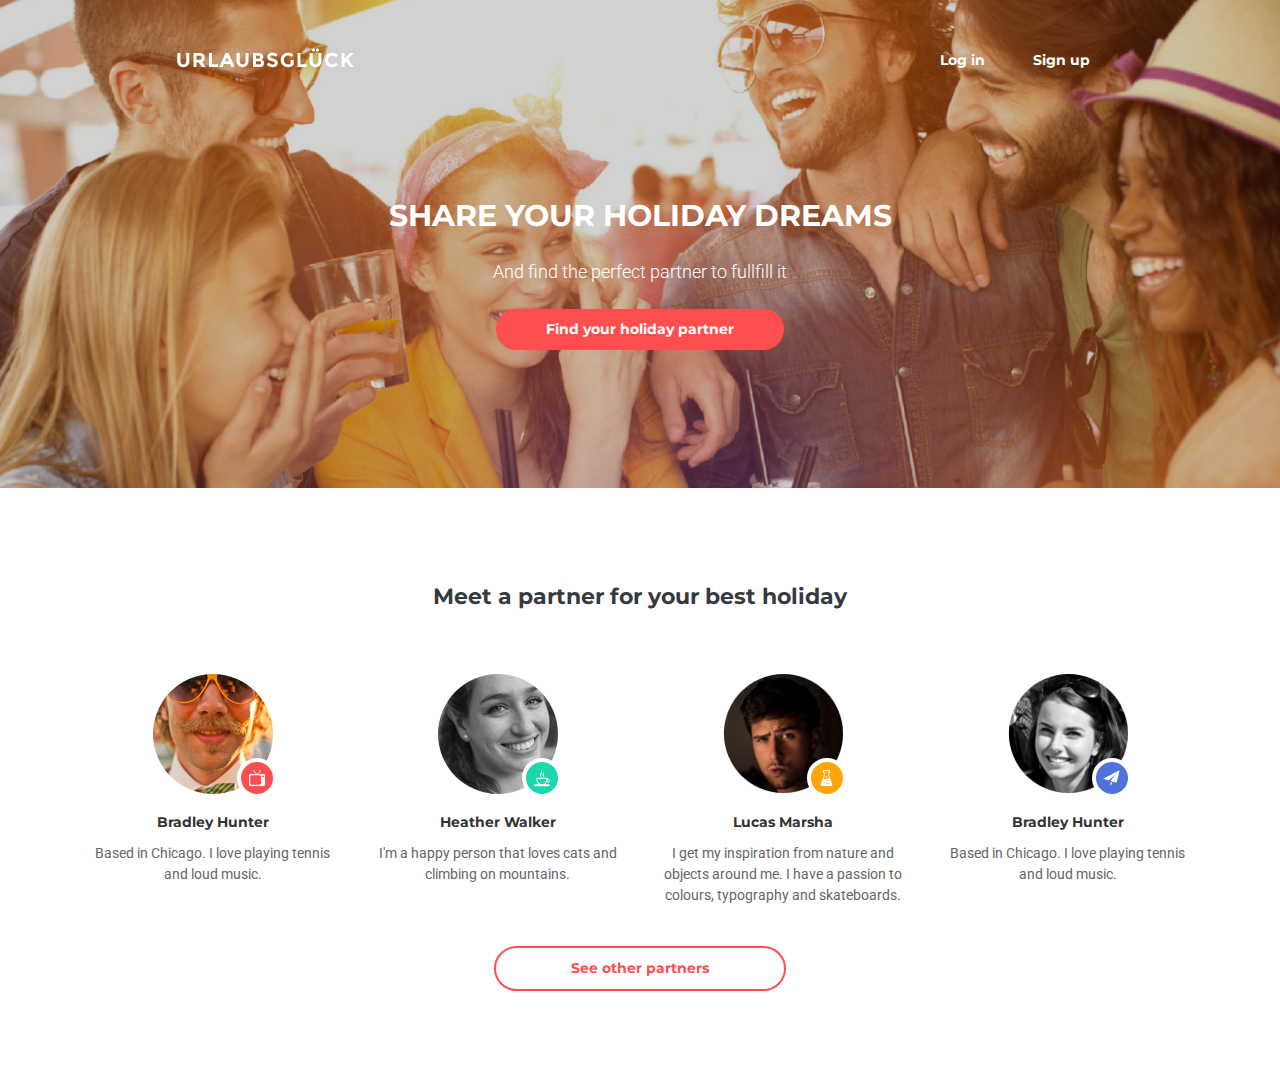
<file: module-09/index.html>
<!DOCTYPE html>
<html lang="en">
  <head>
    <meta charset="UTF-8" />
    <meta name="viewport" content="width=device-width, initial-scale=1.0" />
    <meta http-equiv="X-UA-Compatible" content="ie=edge" />
    <link
      rel="stylesheet"
      href="https://stackpath.bootstrapcdn.com/bootstrap/4.4.1/css/bootstrap.min.css"
      integrity="sha384-Vkoo8x4CGsO3+Hhxv8T/Q5PaXtkKtu6ug5TOeNV6gBiFeWPGFN9MuhOf23Q9Ifjh"
      crossorigin="anonymous"
    />
    <link
      href="https://fonts.googleapis.com/css?family=Montserrat:400,700|Roboto:300,400,700&display=swap"
      rel="stylesheet"
    />
    <link rel="stylesheet" href="css/style.css" />
    <title>Homework-09</title>
  </head>
  <body>
    <div class="container-fluid page-header p-0 mb-5">
      <div class="container p-0">
        <div class="row no-gutters">
          <div class="col-12">
            <div
              class="row justify-content-md-between mx-auto"
              style="max-width: 1000px"
            >
              <div
                class="col-12 col-md-4 col-lg-3 p-0 text-center"
                style="margin-top: 38px"
              >
                <button class="header-link" href="#">Log in</button>
                <button class="header-link" href="#">Sign up</button>
              </div>

              <div
                class="col-12 col-md-4 col-lg-3 text-center p-0 mb-5 mt-md-5 order-md-first"
              >
                <a class="mx-auto d-block" style="width: 177px;" href="#">
                  <img src="image/URLAUBSGLÜCK.png" alt="site-logo" />
                </a>
              </div>
            </div>
          </div>

          <h2
            class="header-title col-12 mx-auto font-weight-bold text-white text-center text-uppercase p-0 mb-4"
          >
            Share your holiday dreams
          </h2>
          <p
            class="header-item col-12 mx-auto text-white text-center font-weight-light p-0 mb-4"
          >
            And find the perfect partner to fullfill it
          </p>
          <div class="mx-auto p-0">
            <button class="header-button">Find your holiday partner</button>
          </div>
        </div>
      </div>
    </div>

    <!-- Section Cards -->
    <div class="container p-0 mb-5">
      <div class="row pt-5 mx-auto">
        <h2 class="section-name col-12 text-center mb-3 font-weight-bold text-dark">
          Meet a partner for your best holiday
        </h2>
      </div>

      <div class="row p-0 mx-auto mb-4">
        <div class="card1 col-10 p-0 text-center col-md-4 col-lg-3 mt-md-5 order-md-1">
          <a class="partner-card" href="#">
            <div class="partner-img">
              <img class="card-img" src="image/Persone_1.png" alt="Persone_1" />
              <div class="icon-window tv"></div>
            </div>
            <h3 class="card-title col-12 text-center font-weight-bold">
              Bradley Hunter
            </h3>
            <p class="card-item col-12 text-center">
              Based in Chicago. I love playing tennis and loud music.
            </p>
          </a>
        </div>

        <div class="card2 col-10 p-0 text-center col-md-4 col-lg-3 mt-md-5 order-md-3">
          <a class="partner-card" href="#">
            <div class="partner-img">
              <img class="card-img" src="image/Persone_3.png" alt="Persone_3" />
              <div class="icon-window bottle"></div>
            </div>
            <h3 class="card-title col-12 text-center font-weight-bold">
              Lucas Marsha
            </h3>
            <p class="card-item col-12 text-center">
              I get my inspiration from nature and objects around me. I have a
              passion to colours, typography and skateboards.
            </p>
          </a>
        </div>

        <div class="card3 col-10 p-0 text-center col-md-4 col-lg-3 mt-md-5 order-md-2">
          <a class="partner-card" href="#">
            <div class="partner-img">
              <img class="card-img" src="image/Persone_2.png" alt="Persone_2" />
              <div class="icon-window coffee"></div>
            </div>
            <h3 class="card-title col-12 text-center font-weight-bold">
              Heather Walker
            </h3>
            <p class="card-item col-12 text-center">
              I'm a happy person that loves cats and climbing on mountains.
            </p>
          </a>
        </div>

        <div class="card4 col-10 p-0 text-center col-md-4 col-lg-3 mt-md-5 order-md-4">
          <a class="partner-card" href="#">
            <div class="partner-img">
              <img class="card-img" src="image/Persone_4.png" alt="Persone_3" />
              <div class="icon-window telegram"></div>
            </div>
            <h3 class="card-title col-12 text-center font-weight-bold">
              Bradley Hunter
            </h3>
            <p class="card-item col-12 text-center">
              Based in Chicago. I love playing tennis and loud music.
            </p>
          </a>
        </div>
      </div>
      <div class="row no-gutters">
        <div class="col-12 mx-auto p-0 mb-5 text-center font-weight-bold">
          <button class="section-button">
            See other partners
          </button>
        </div>
      </div>
    </div>
  </body>
</html>
</file>
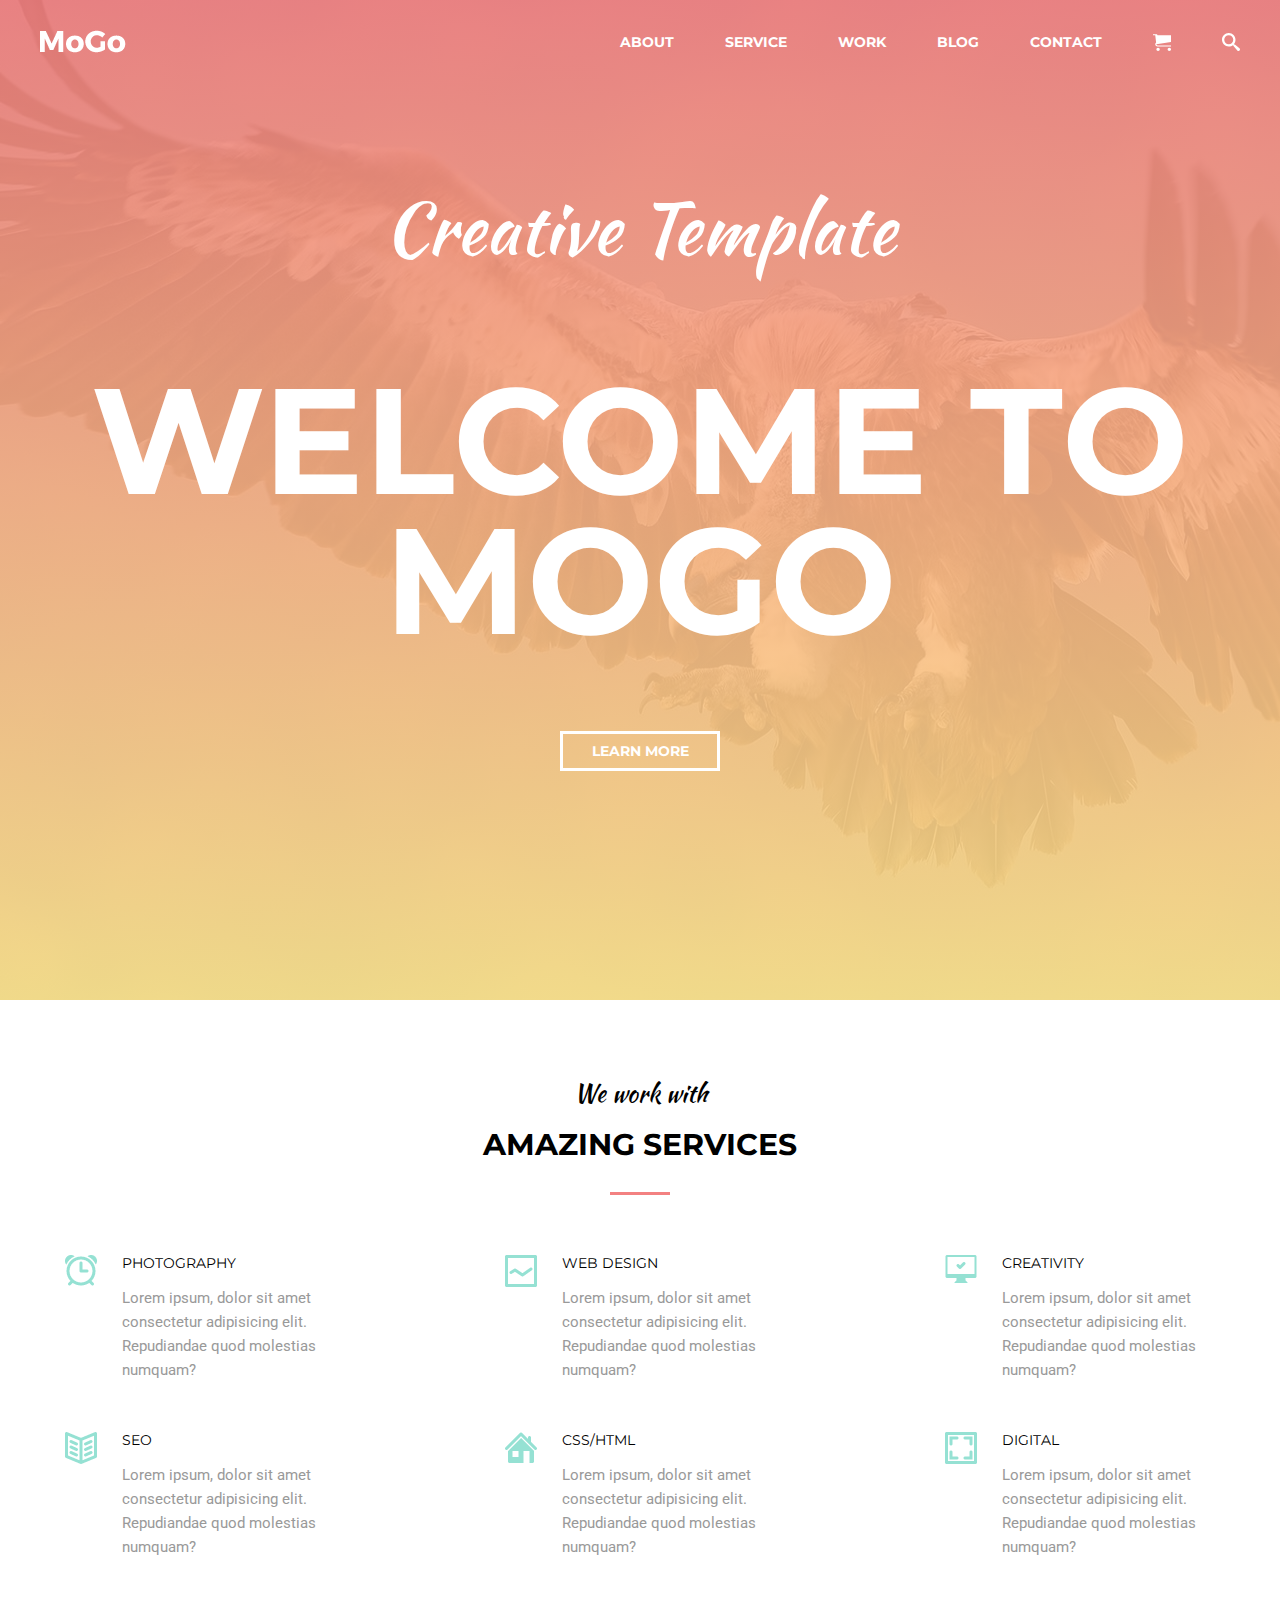
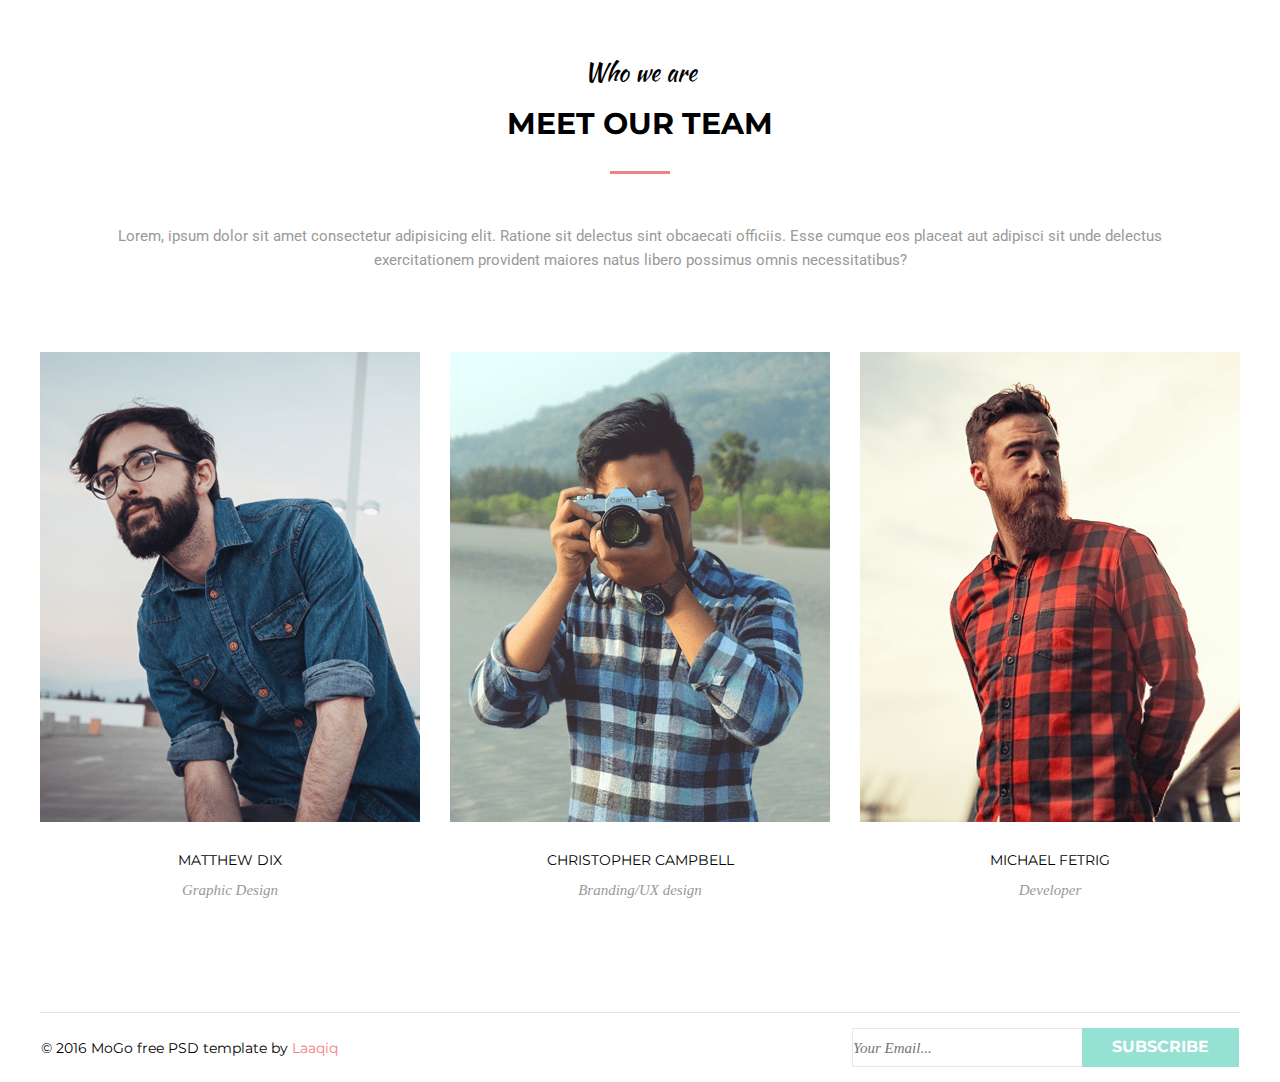
<file: module-10/index.html>
<!DOCTYPE html>
<html lang="en">
  <head>
    <meta charset="UTF-8" />
    <meta name="viewport" content="width=device-width, initial-scale=1.0" />
    <meta http-equiv="X-UA-Compatible" content="ie=edge" />
    <link
      href="https://fonts.googleapis.com/css?family=Kaushan+Script|Montserrat:400,700|Roboto:300i,400&display=swap"
      rel="stylesheet"
    />
    <link rel="stylesheet" href="CSS/normalize.css">
    <link rel="stylesheet" href="CSS/style.css" />
    <title>Homework-10</title>
  </head>

  <body>
    <!-- HEADER -->
    <header class="page-header">
      <div class="banner">
       <div class="banner__overlay">
    <div class="container">
      <nav class="site-navigation">
        <a href="#">
          <img class="site-logo" src="image/MoGo.png" alt="site-logo">
        </a>
        <ul class="nav-menu">
          <li><a class="link menu-link" href="#">About</a></li>
          <li><a class="link menu-link" href="#">Service</a></li>
          <li><a class="link menu-link" href="#">Work</a></li>
          <li><a class="link menu-link" href="#">Blog</a></li>
          <li><a class="link menu-link" href="#">Contact</a></li>
          <li>
            <a class="link menu-link-icon" href="#">
             <svg class="menu__link--icon">
              <use href="image/sprite.svg#icon-cart"></use>
             </svg>
            </a>
          </li>
          <li>
            <a class="link menu-link-icon" href="#">
             <svg class="menu__link--icon">
              <use href="image/sprite.svg#icon-search"></use>
             </svg>
            </a>
          </li>
        </ul>
      </nav>

        <div class="header-content">
          <h2 class="header-content__item">Creative Template</h2>
          <h1 class="header-content__title">Welcome to MoGo</h1>
          <button class="header-button">Learn more</button>
        </div>
    </div>
    </div>
    </div>
  </header>

<!-- Section Services -->
      <div class="cart container">
        <p class="cart__title">We work with</p>
        <h3 class="cart__name">Amazing services</h3>

        <div class="cart-box">
          <div class="cart-services cart-services-alarm">
              <p class="cart-box__item">Photography</p>
              <p class="cart-box__text">
                Lorem ipsum, dolor sit amet consectetur adipisicing elit.
                Repudiandae quod molestias numquam?
              </p>
            </div>
          

          <div class="cart-services cart-services-design">
            <p class="cart-box__item">Web design</p>
            <p class="cart-box__text">
              Lorem ipsum, dolor sit amet consectetur adipisicing elit.
              Repudiandae quod molestias numquam?
            </p>
          </div>

          <div class="cart-services cart-services-ok">
            <p class="cart-box__item">Creativity</p>
            <p class="cart-box__text">
              Lorem ipsum, dolor sit amet consectetur adipisicing elit.
              Repudiandae quod molestias numquam?
            </p>
          </div>

          <div class="cart-services cart-services-book">
            <p class="cart-box__item">SEO</p>
            <p class="cart-box__text">
              Lorem ipsum, dolor sit amet consectetur adipisicing elit.
              Repudiandae quod molestias numquam?
            </p>
          </div>

          <div class="cart-services cart-services-home">
            <p class="cart-box__item">CSS/HTML</p>
            <p class="cart-box__text">
              Lorem ipsum, dolor sit amet consectetur adipisicing elit.
              Repudiandae quod molestias numquam?
            </p>
          </div>

          <div class="cart-services cart-services-image">
            <p class="cart-box__item">Digital</p>
            <p class="cart-box__text">
              Lorem ipsum, dolor sit amet consectetur adipisicing elit.
              Repudiandae quod molestias numquam?
            </p>
          </div>
        </div>
    </div>

        <!-- Section Team -->
        <div class="section-team container">
          <p class="cart__title">Who we are</p>
          <p class="cart__name">Meet our team</p>
          <p class="section-team__text">
            Lorem, ipsum dolor sit amet consectetur adipisicing elit. Ratione
            sit delectus sint obcaecati officiis. Esse cumque eos placeat aut
            adipisci sit unde delectus exercitationem provident maiores natus
            libero possimus omnis necessitatibus?
          </p>

          <div class="cart-section">
            <div class="cart-section__team">
              <div class="cart-team-bg">
                <div class="cart-team-img">
                  <img srcset="image/Matthew.png 380w, image/Matthew@2x.png 760w" 
                  sizes="380px"
                  src="image/Matthew.png" alt="team"
                  class="team__img"
                  height="470"
              />
                  <div class="cart-team-overlay">
                    <ul class="cart-team-link">
                      <li class="cart-team-icon">
                        <a href="#" class="link-social">
                          <svg class="link__social--icon">
                            <use href="image/sprite.svg#icon-facebook"></use>
                          </svg>
                        </a>
                      </li>
                      <li class="cart-team-icon">
                        <a href="#" class="link-social">
                          <svg class="link__social--icon">
                            <use href="image/sprite.svg#icon-twitter"></use>
                          </svg>
                        </a>
                      </li>
                      <li class="cart-team-icon">
                        <a href="#" class="link-social">
                          <svg class="link__social--icon">
                            <use href="image/sprite.svg#icon-pinterest2"></use>
                          </svg>
                        </a>
                      </li>
                      <li class="cart-team-icon">
                        <a href="#" class="link-social">
                          <svg class="link__social--icon">
                            <use href="image/sprite.svg#icon-instagram"></use>
                          </svg>
                        </a>
                      </li>
                    </ul>
                  </div>
                </div>
              </div>
              <p class="cart-team-name">Matthew Dix</p>
              <p class="cart-team-position">Graphic Design</p>
            </div>

            <div class="cart-section__team">
              <div class="cart-team-bg">
                <div class="cart-team-img">
                  <img srcset="image/Christopher.png 380w, image/Christopher@2x.png 760w" 
                  sizes="380px"
                  src="image/Christopher.png" alt="team"
                  class="team__img"
                  height="470"
              />
                  <div class="cart-team-overlay">
                    <ul class="cart-team-link">
                      <li class="cart-team-icon">
                        <a href="#" class="link-social">
                          <svg class="link__social--icon">
                            <use href="image/sprite.svg#icon-facebook"></use>
                          </svg>
                        </a>
                      </li>
                      <li class="cart-team-icon">
                        <a href="#" class="link-social">
                          <svg class="link__social--icon">
                            <use href="image/sprite.svg#icon-twitter"></use>
                          </svg>
                        </a>
                      </li>
                      <li class="cart-team-icon">
                        <a href="#" class="link-social">
                          <svg class="link__social--icon">
                            <use href="image/sprite.svg#icon-pinterest2"></use>
                          </svg>
                        </a>
                      </li>
                      <li class="cart-team-icon">
                        <a href="#" class="link-social">
                          <svg class="link__social--icon">
                            <use href="image/sprite.svg#icon-instagram"></use>
                          </svg>
                        </a>
                      </li>
                    </ul>
                  </div>
                </div>
              </div>
              <p class="cart-team-name">Christopher Campbell</p>
              <p class="cart-team-position">Branding/UX design</p>
            </div>

            <div class="cart-section__team">
              <div class="cart-team-bg">
                <div class="cart-team-img">
                  <img srcset="image/Michael.png 380w, image/Michael@2x.png 760w" 
                  sizes="380px"
                  src="image/Michael.png" alt="team"
                  class="team__img"
                  height="470"
              />
                  <div class="cart-team-overlay">
                    <ul class="cart-team-link">
                      <li class="cart-team-icon">
                        <a href="#" class="link-social">
                          <svg class="link__social--icon">
                            <use href="image/sprite.svg#icon-facebook"></use>
                          </svg>
                        </a>
                      </li>
                      <li class="cart-team-icon">
                        <a href="#" class="link-social">
                          <svg class="link__social--icon">
                            <use href="image/sprite.svg#icon-twitter"></use>
                          </svg>
                        </a>
                      </li>
                      <li class="cart-team-icon">
                        <a href="#" class="link-social">
                          <svg class="link__social--icon">
                            <use href="image/sprite.svg#icon-pinterest2"></use>
                          </svg>
                        </a>
                      </li>
                      <li class="cart-team-icon">
                        <a href="#" class="link-social">
                          <svg class="link__social--icon">
                            <use href="image/sprite.svg#icon-instagram"></use>
                          </svg>
                        </a>
                      </li>
                    </ul>
                  </div>
                </div>
              </div>
              <p class="cart-team-name">Michael Fetrig</p>
              <p class="cart-team-position">Developer</p>
            </div>
          </div>
        </div>
      

      <!-- Footer -->

      <div class="page-footer container">
        <p class="text-footer">
          &copy; 2016 MoGo free PSD template by
          <span class="text-footer-title">Laaqiq</span>
        </p>
        <form class="footer-form" action="">
          <input
            class="footer-form-textbox"
            type="text"
            placeholder="Your Email..."
          />
          <button class="footer-form-button" type="submit">Subscribe</button>
        </form>
      </div>
    </div>
  </body>
</html>
</file>
<file: module-03/css/style.css>
html {
    box-sizing: border-box;
}

*, 
*::before,
*::after {
    box-sizing: inherit;
}

body {
    font-family: "Playfair Display", "Ubuntu", sans-serif;
    color: #626262;
    font-size: 14px;
    line-height: 24px;
}

.conteiner {
    width: 900px;
    margin: 0 auto;
}

.page-header {
    margin-bottom: 10px;
}

.header-nav {
    width: 900px;
    margin: auto;
}

.site-navigation {
    font-size: 14px;
    text-align: center;
    list-style: none;
}

.site-navigation a {
    line-height: 24px;
    color: #626262;
    font-weight: 400;
    text-transform: uppercase;
    text-decoration: none;
    }

.site-navigation li {
    padding: 77px 20px;
    display: inline-block;
    margin-right: 30px;
    }

.site-navigation a:hover,
.site-navigation a:focus {
    color: #68cbf8;
}

.lifestyle {
    margin-bottom: 100px;
}

.lifestyle-list {
    list-style: none;
    margin: 0;
    padding: 0;
    font-size: 0;
}

.lifestyle-about {
    font-size: 14px;
    text-align: justify;
}

.lifestyle-list-item {
    display: inline-block;
    width: 420px;
    margin-right: 60px;
    margin-bottom: 50px;
    padding: 0px;
}

.lifestyle-list-item:nth-child(2n) {
    margin-right: 0px;
}

.lifestile-list-image {
    width: 420px;
    height: 280px;
    margin-bottom: 30px;
}

.lifestyle-list h3 {
    margin-bottom: 24px;
    color: #b4ad9e;
    font-family: "Ubuntu";
    font-size: 14px;
    font-weight: 300;
    text-transform: uppercase;
    line-height: 17px;

}

.lifestyle-list h2 {
    color: #626262;
    font-family: "Playfair Display";
    font-size: 30px;
    font-weight: 400;
    line-height: 36px;
}

.lifestyle-list p {
    color: #626262;
    font-family: "Playfair Display";
    font-size: 14px;
    font-weight: 400;
    line-height: 24px;
}

.load-more-button {
    display: block;
    padding: 24px 34px;
    border: 1px solid #626262;
    font-size: 20px;
    margin: 0 auto;
    margin-bottom: 70px;
    background-color: white;
}
</file>
<file: module-04/style.css>
* {
  margin: 0;
  padding: 0;
}

html {
  box-sizing: border-box;
}

.clearfix::after {
  content: "";
  display: table;
  clear: both;
}

.wrapper {
  width: 1170px;
  margin: 0 auto;
  padding: 15px;
}

body {
  font-family: "Roboto", "Open Sans", sans-serif;
  margin: 0;
}

/* Site navigation */

.logo {
  float: left;
}

.navigation {
  display: block;
  height: 36px;
  line-height: 36px;
  margin: 0;
  padding: 30px;
}

.nav-menu {
  list-style: none;
  height: inherit;
  font-size: 14px;
  font-family: "Open Sans";
  margin: 0;
  padding: 0;
  float: right;
}

li {
  text-transform: uppercase;
  font-size: 14px;
  text-align: center;
  list-style: none;
  float: left;
}

.nav-menu a {
  text-decoration: none;
  text-transform: uppercase;
  color: #0f0101;
  font-family: "Open Sans";
  font-size: 14px;
  font-weight: bold;
  text-align: center;
  padding: 14px;
  letter-spacing: -0.28;
}

.nav-menu a:hover,
.nav-menu a:focus {
  color: #1abc9c;
}

/* Section Products */

.section-products-card {
  margin: 0 auto;
  float: left;
}

.cards {
  padding-top: 30px;
}

h2 {
  text-transform: uppercase;
  color: #515151;
  font-family: "Roboto";
  font-size: 48px;
  line-height: 32px;
  text-align: center;
  letter-spacing: -0.96px;
  margin: 0 auto;
  padding-top: 50px;
}

h2::after {
  content: "";
  display: block;
  width: 160px;
  height: 7px;
  background-color: #1abc9c;
  margin: 30px auto;
}

.img-product {
  width: 100%;
  height: calc(322px - 40px);
  display: block;
}

.wrp {
  background-color: #323232;
  color: #ffffff;
  font-size: 18px;
  font-family: "Roboto";
  text-transform: uppercase;
  overflow: hidden;
  height: 40px;
  line-height: 40px;

}

.product-title {
  color: #ffffff;
  font-weight: bold;
  float: left;
  padding-left: 14px;
}

.product-price {
  width: 54px;
  color: #ffffff;
  font-weight: bold;
  float: right;
  padding: 0 12px;
  background-color: #8c8c8c;
  text-align: center;
}

/* Section News */

.section-news {
  margin: 0 auto;
  float: left;
}

.news-cards {
  padding-top: 30px;
}

.news {
  float: left;
  margin: 15px;
  background-color: #ffffff;
  margin-bottom: 80px;
}

.news-foto {
  width: 350px;
  height: 260px;
}

h4 {
  width: 300px;
  font-size: 18px;
  color: #555252;
  font-family: "Open Sans";
  font-weight: 400;
  line-height: 26px;
  /* padding: 10px 0; */
}

h4::after {
  content: "";
  display: block;
  position: absolute;
  width: 135px;
  height: 3px;
  background-color: #4ec6ab;
}

.text-news {
  width: 335px;
  font-size: 14px;
  color: #555252;
  font-family: "Open Sans";
  font-weight: 400;
  line-height: 26px;
  text-align: justify;
  padding: 15px 0;
}

button {
  background-color: #4ec6ab;
  width: 160px;
  height: 50px;
  border-radius: 2px;
  font-family: "Open Sans";
  font-size: 16px;
  font-weight: 300;
  line-height: 26px;
  color: #ffffff;
  border: none;
  cursor: pointer;
}


.card {
  width: 255px;
  float: left;
  height: 322px;
  margin: 15px;
}


.card:hover  .wrp {
  background: #1abc9c;
}


.card:hover .product-price {
  background: #7fd9c7;
}
</file>
<file: module-06/style.css>
* {
  margin: 0;
  padding: 0;
}

html {
  box-sizing: border-box;
}

*,
*::before,
*::after {
  box-sizing: inherit;
}

.container {
  max-width: 1200px;
  margin: auto;
  color: #333333;
}

/* Site navigation */

.site-navigation {
  display: flex;
  margin: 0 auto;
  min-height: 100px;
  align-items: center;
  justify-content: space-between;
}

.site-logo {
  /* text-decoration: none;
  text-transform: none; */
  color: #95e1d3;
  font-size: 30px;
  font-family: "Montserrat";
  font-weight: bold;
  letter-spacing: -1.2px;
  transition: all 200ms linear;
}

.nav-menu {
  display: flex;
  justify-content: space-between;
  list-style: none;
  width: 490px;
  height: inherit;
}

.nav-menu-title {
  text-decoration: none;
  font-size: 14px;
  font-family: "Montserrat";
  text-transform: uppercase;
  font-weight: bold;
  color: #95e1d3;
  padding-bottom: 10px;
  cursor: pointer;
  transition: all 200ms linear;
}

.nav-menu-title:hover,
.nav-menu-title:focus {
  color: #f38181;
  padding: 0 0 8px;
  border-bottom: 3px solid;
  bottom: 0;
}

/* Section services */

.section-title {
  font-size: 24px;
  font-family: "Kaushan Script";
  text-align: center;
  margin-bottom: 20px;
}

.section-name {
  font-size: 30px;
  font-family: "Montserrat";
  text-transform: uppercase;
  text-align: center;
  font-weight: 700;
}

.section-name::after {
  content: "";
  display: block;
  width: 60px;
  height: 3px;
  background-color: #f38181;
  margin: 30px auto;
}

.cart {
  padding-top: 80px;
}

.cart-box {
  display: flex;
  flex-wrap: wrap;
  justify-content: space-between;
}

.cart-services {
  width: 320px;
}

.cart-img {
  width: 32px;
  height: 32px;
}

.cart-title {
  font-size: 14px;
  font-family: "Montserrat";
  text-transform: uppercase;
  font-weight: 400;
  margin-bottom: 15px;
}

.cart-text {
  font-size: 15px;
  font-family: "Roboto";
  color: #999999;
  line-height: 24px;
}

/* Section Team */

.section-team {
  padding-top: 80px;
  padding-bottom: 80px;
}

.team-text {
  font-size: 15px;
  font-family: "Roboto";
  color: #999999;
  line-height: 24px;
  text-align: center;
  margin: 50px;
}

.cart-section {
  display: flex;
  justify-content: space-between;
  padding-top: 30px;
}

.cart-team-position {
  color: #999999;
  font-family: "Roboto - Light Italic";
  font-size: 15px;
  line-height: 24px;
  font-style: italic;
  text-align: center;
}

.cart-team-name {
  font-family: Montserrat;
  font-size: 14px;
  text-transform: uppercase;
  margin-bottom: 10px;
  text-align: center;
  margin-top: 30px;
}

/* Cart Team */

.cart-team {
  position: relative;
}

.cart-team-bg {
  margin-bottom: 25px;
  background-color: #95e1d3;
  transition: all 200ms linear;
}

.cart-team-img {
  transition: all 200ms linear;
}

.cart-team-bg:hover .cart-team-overlay {
  opacity: 1;
}

.cart-team-bg:hover .cart-team-img {
  transform: translate(-10px, -10px);
}

.cart-team-img > img {
  display: block;
}

.cart-team-overlay {
  position: absolute;
  top: 0%;
  left: 0;
  opacity: 0;
  width: 380px;
  height: 470px;
  background-image: linear-gradient(
    rgba(243, 129, 129, 0.9),
    rgba(252, 227, 138, 0.9)
  );
  display: flex;
  justify-content: center;
  align-items: center;
}

.cart-team-link {
  width: 224px;
  display: flex;
}

.cart-team-icon {
  list-style: none;
  margin-right: 1px;
}

.cart-team-icon:last-of-type {
  margin-right: 0;
}

.link-social {
  width: 56px;
  height: 56px;
  display: flex;
  justify-content: center;
  align-items: center;
  background-color: #fce38a;
  transition: all 200ms linear;
}

.link-social:hover {
  background-color: #95e1d3;
}

/* Footer */

.page-footer {
  width: 1200px;
  border-top: 1px solid #e5e5e5;
  display: flex;
  justify-content: space-between;
  align-items: center;
  margin: 0 auto;
  margin-top: 30px;
  padding: 15px 1px;
}

.footer-form {
  display: flex;
}

.text-footer {
  font-size: 14px;
  font-family: "Montserrat";
}

.text-footer-title {
  color: #f38181;
}

.footer-form-textbox {
  width: 230px;
  border: 1px solid #e7e7e7;
  font-family: "Roboto - Light Italic";
  font-size: 15px;
  font-weight: 400;
  line-height: 24px;
  font-style: italic;
  color: #cccccc;
  border-right: none;
}

.footer-form-button {
  background-color: #95e1d3;
  color: #ffffff;
  text-transform: uppercase;
  font-family: "Montserrat";
  font-weight: 700;
  padding: 10px 30px;
  border: none;
  cursor: pointer;
  transition: all 200ms linear;
}

.footer-form-button:hover {
  background-color: #f38181;
}
</file>
<file: module-07/style.css>
* {
  margin: 0;
  padding: 0;
}

html {
  box-sizing: border-box;
}

*,
*::before,
*::after {
  box-sizing: inherit;
}

@font-face {
  font-family: "Montserrat", sans-serif;
  font-weight: bold;
  font-style: normal;
  src: url(/fonts/montserrat/Montserrat-Bold.woff) format("woff");
}

@font-face {
  font-family: "Montserrat";
  font-weight: normal;
  font-style: normal;
  src: url(/fonts/montserrat/Montserrat-Regular.woff) format("woff");
}

@font-face {
  font-family: "Droid Serif", serif;
  font-weight: 400;
  font-style: italic;
  src: url(/fonts/droidserif/droidserifitalic.woff2) format("woff2"),
    url(/fonts/droidserif/droidserifbolditalic.woff) format("woff");
}

@font-face {
  font-family: "Roboto Slab";
  font-weight: 400;
  font-style: normal;
  src: url(/fonts/robotoslab/robotoslabregular.woff2) format("woff2"),
    url(/fonts/robotoslab/robotoslabregular.woff) format("woff");
}

.container {
  max-width: 940px;
  margin: auto;
}

/* Site Navigation */

.site-navigation {
  display: flex;
  margin: 0 auto;
  min-height: 100px;
  align-items: center;
  justify-content: space-between;
}

.nav-menu {
  display: flex;
  justify-content: space-between;
  list-style: none;
  width: 480px;
  height: inherit;
}

.nav-menu-link {
  text-decoration: none;
  font-size: 14px;
  font-family: "Montserrat", sans-serif;
  text-transform: uppercase;
  color: #222222;
  font-weight: bold;
  line-height: 41px;
  padding-bottom: 10px;
  cursor: pointer;
}

.nav-menu-link:hover,
.nav-menu-link:focus {
  color: #fed136;
}

/* Section services */

.services {
  padding-top: 80px;
}

.section-name {
  font-size: 40px;
  font-family: "Montserrat", sans-serif;
  text-transform: uppercase;
  color: #222222;
  font-weight: 700;
  line-height: 75px;
  font-weight: bold;
  text-align: center;
}

.section-name-title {
  font-size: 16px;
  color: #777777;
  font-family: "Droid Serif";
  font-style: italic;
  text-align: center;
}

.card-services {
  display: flex;
  justify-content: space-between;
  padding-top: 80px;
  text-align: center;
}

.card-services-box {
  width: 280px;
}

.card-services-box-title {
  font-size: 18px;
  font-family: "Montserrat", sans-serif;
  font-weight: bold;
  text-align: center;
  font-weight: 700;
  line-height: 75px;
}

.card-services-box-item {
  color: #777777;
  font-size: 14px;
  font-family: "Roboto Slab";
  line-height: 22px;
}

.box-img {
  width: 67px;
  height: 67px;
}

/* Section form */

.container-fluid {
  max-width: 100%;
  min-height: 640px;
  background-image: url(image/foto-bg.png);
  background-repeat: no-repeat;
  margin-top: 100px;
  background-color: #222222;
  background-position: right;
}

.form-title {
  font-size: 40px;
  font-weight: 700;
  font-family: "Montserrat", sans-serif;
  text-transform: uppercase;
  font-weight: bold;
  text-align: center;
  color: #ffffff;
  padding-top: 100px;
  margin-bottom: 10px;
}

.form-item {
  font-size: 16px;
  color: #777777;
  font-family: "Droid Serif";
  font-style: italic;
  text-align: center;
  margin-bottom: 80px;
}

.form-box-action {
  display: flex;
  flex-flow: row wrap;
  justify-content: space-between;
}

.form-box-action-box {
  display: flex;
  flex-flow: column wrap;
  margin-bottom: 30px;
}

.form-box-action-box input {
  border: 1px solid #cccccc;
  border-radius: 2px;
  text-transform: uppercase;
  font-family: "Montserrat", sans-serif;
  font-size: 14px;
  font-weight: 700;
  letter-spacing: -0.35px;
  text-indent: 20px;
  width: 455px;
  height: 50px;
  outline-offset: 0;
  outline: none;
}

.form-box-action-box input:not(:last-child) {
  margin-bottom: 30px;
}

.form-subject:focus {
  color: #000000;
}

.form-name[required]:focus:valid,
.form-email[required]:focus:valid,
.form-textarea[required]:focus:valid {
  border-color: #008000;
  color: #000000;
}

.form-name[required]:focus:invalid,
.form-email[required]:focus:invalid,
.form-textarea[required]:focus:invalid {
  border-color: #ff0000;
  color: #000000;
}

.form-textarea {
  border: 1px solid #cccccc;
  border-radius: 5px;
  text-transform: uppercase;
  font-family: "Montserrat", sans-serif;
  font-size: 14px;
  font-weight: 700;
  letter-spacing: -0.35px;
  width: 460px;
  padding: 20px 20px;
  margin-bottom: 30px;
  resize: none;
}

.form-box-action-box input::placeholder,
.form-textarea::placeholder {
  color: #bbbbbb;
}

.form-button-send {
  display: block;
  color: #ffffff;
  background-color: #fed136;
  border-radius: 3px;
  text-transform: uppercase;
  font-size: 18px;
  font-weight: 700;
  width: 240px;
  height: 65px;
  margin: 0 auto;
  cursor: pointer;
}
</file>
<file: module-08/css/style.css>
* {
  margin: 0;
  padding: 0;
}

html {
  box-sizing: border-box;
}

*,
*::before,
*::after {
  box-sizing: inherit;
}

body {
  margin: 0;
}

/* Header */

.container {
  width: 300px;
  min-height: 540px;
  padding: 0 15px;
  margin: auto;
}

.page-header {
  min-height: 540px;
  width: 100%;
  margin: auto;
  background-image: url(../image/Slider-foto.png);
  background-repeat: no-repeat;
  background-color: #1a1915;
  background-size: cover;
  background-position: center;
}

.name {
  margin: 0 auto;
}

.site-navigation {
  position: relative;
  height: 100%;
  width: 100%;
  top: 0;
  left: 0;
  margin: 0 auto;
  text-align: center;
}

.site-logo {
  position: relative;
  transform: translateY(-40%);
  text-align: center;
  color: #ffffff;
  font-family: "Montserrat", sans-serif;
  font-size: 20px;
  font-weight: 700;
  text-transform: uppercase;
  margin-top: 120px;
  margin-bottom: 20px;
}

.nav-logo {
  text-decoration: none;
}

.nav-box {
  padding-top: 30px;
}

.site-menu,
.nav-button {
  color: #ffffff;
  font-family: "Montserrat", sans-serif;
  font-size: 14px;
  font-weight: 700;
  text-decoration: none;
  line-height: 35px;
  padding: 10px 20px;
  box-sizing: border-box;
  cursor: pointer;
  margin-right: 10px;
}

.site-menu:hover,
.nav-button:hover {
  border: 2px solid #ffffff;
  border-radius: 50px;
}

.header-title {
  color: #ffffff;
  font-family: "Montserrat", sans-serif;
  font-size: 26px;
  text-transform: uppercase;
  text-align: center;
  margin-bottom: 20px;
}

.header-item {
  margin: auto;
  color: #ffffff;
  font-family: "Roboto", sans-serif;
  font-size: 18px;
  font-weight: 300;
  line-height: 20px;
  text-align: center;
  margin-bottom: 20px;
  width: 80%;
}

.header-button {
  width: 280px;
  height: 40px;
  background-color: #ff4e50;
  color: #ffffff;
  font-size: 14px;
  font-family: "Montserrat", sans-serif;
  font-weight: 700;
  border-radius: 50px;
  border: none;
  cursor: pointer;
  margin: auto;
}

.header-button:hover {
  border: 2px solid #ff4e50;
  background-color: #ffffff;
  border-radius: 50px;
  color: #ff4e50;
}

/* Section Cards */

.section-name {
  margin-top: 30px;
  color: #333333;
  font-family: "Montserrat", sans-serif;
  font-size: 22px;
  font-weight: 700;
  text-align: center;
  margin-bottom: 20px;
}

.card-box {
  margin: 0 auto;
  margin-bottom: 30px;
  display: inline-block;
  vertical-align: top;
}

.partner-card {
  text-decoration: none;
}

.partner-img {
  position: relative;
  display: block;
  margin: 0 auto;
  width: 120px;
  height: 120px;
  margin-bottom: 20px;
}

.icon-window,
.icon-window-2,
.icon-window-3,
.icon-window-4 {
  display: block;
  position: absolute;
  top: 70%;
  left: 70%;
  align-content: center;
  justify-content: center;
  width: 40px;
  height: 40px;
  border: 4px solid #fff;
  border-radius: 50%;
  background-size: auto;
  background-repeat: no-repeat;
}

.tv {
  background-color: #ff4e50;
  background-image: url(../image/Shape_1.png);
  background-position: center;
}

.coffee {
  background-color: #1cd7ad;
  background-image: url(../image/Shape_2.png);
  background-position: center;
}

.bottle {
  background-color: #ffa507;
  background-image: url(../image/Shape_3.png);
  background-position: center;
}

.telegram {
  background-color: #4e73db;
  background-image: url(../image/Shape_4.png);
  background-position: center;
}

.card-title {
  color: #333333;
  font-family: "Montserrat", sans-serif;
  font-size: 14px;
  font-weight: 700;
  text-align: center;
  margin-bottom: 20px;
}

.card-item {
  color: #666666;
  font-family: "Roboto", sans-serif;
  font-size: 14px;
  font-weight: 300;
  text-align: center;
}

.section-button {
  display: block;
  width: 280px;
  height: 40px;
  border: 2px solid #ff4e50;
  border-radius: 50px;
  color: #ff4e50;
  font-size: 14px;
  font-family: "Montserrat", sans-serif;
  font-weight: 700;
  background-color: #ffffff;
  cursor: pointer;
  margin: auto;
  margin-bottom: 60px;
}

.section-button:hover {
  background-color: #ff4e50;
  color: #ffffff;
}
</file>
<file: module-08/css/media.css>
@media screen and (min-width: 768px) {
  .container {
    width: 670px;
  }

  .page-header {
    background-image: url(../image/Slider-foto.png);
    width: 100%;
  }

  .site-header {
    margin-bottom: 100px;
  }

  .site-logo {
    display: inline-block;
    margin: auto;
    margin-top: 35px;
  }

  .header-title {
    font-size: 52px;
    line-height: 52px;
    margin-bottom: 40px;
  }

  .header-item {
    font-size: 24px;
    margin-bottom: 34px;
  }

  .name {
    width: 540px;
    margin: 0 auto;
  }

  .site-header {
    display: flex;
    flex-direction: row-reverse;
    justify-content: space-between;
    padding-top: 38px;
  }

  .header-button {
    display: block;
    min-width: 225px;
  }

  .section {
    padding-top: 50px;
  }

  .section-button {
    min-width: 190px;
  }

  .cards {
    margin: auto;
    width: 532px;
    min-height: 492px;
    display: flex;
    flex-wrap: wrap;
    align-content: space-around;
    justify-content: space-around;
  }

  .card-box {
    vertical-align: top;
    width: 236px;
    padding: 0 14px;
  }

  .card1 {
    order: 1;
  }

  .card2 {
    order: 3;
  }

  .card3 {
    order: 2;
  }

  .card4 {
    order: 4;
  }

}

@media screen and (min-width: 767px) {
  .nav-box {
    padding-top: 20px;
    margin-bottom: 114px;
  }

  .site-header {
    margin-bottom: 38px;
    background-size: contain;
  }

  .header-title {
    margin-bottom: 20px;
  }

  .header-item {
    margin-bottom: 20px;
  }

  .section {
    padding-top: 70px;
  }

  .section-name {
    margin-bottom: 16px;
  }

  .cards {
    margin-bottom: 30px;
  }

  .card-box:not(:last-child) {
    margin-bottom: 30px;
  }

  .partner-img {
    margin-bottom: 20px;
  }

  .card-title {
    margin-bottom: 18px;
  }

  .section-button {
    margin-bottom: 56px;
  }
}

@media screen and (min-width: 768px) and (max-width: 939px) {
  .cards {
    padding-top: 72px;
    padding-bottom: 40px;
  }
}

@media screen and (min-width: 940px) {
  .page-header {
    min-height: 700px;
  }

  .container {
    width: 920px;
    padding: 0;
    min-height: auto;
  }

  .site-header {
    margin-bottom: 120px;
  }

  .site-navigation {
    width: 870px;
  }

  .section {
    padding-top: 70px;
  }

  .cards {
    width: 920px;
    min-height: 320px;
    margin-bottom: 30px;
  }

  .card-box {
    display: flex;
    width: 220px;
    margin: 0;
    padding-top: 30px;
    padding-bottom: 30px;
    min-height: 230px;
  }
}
</file>
<file: module-09/css/style.css>
/* Header */
img {
  display: block;
}

.page-header {
  background-image: url(../image/Slider-foto.png);
  background-repeat: no-repeat;
  background-color: #1a1915;
  background-size: cover;
  background-position: center;
}

.header-link {
  border: 2px solid transparent;
  padding: 10px 20px;
  background: none;
  color: #ffffff;
  font-family: "Montserrat", sans-serif;
  font-size: 14px;
  font-weight: 700;
  cursor: pointer;
  margin-bottom: 115px;
}

.header-link:hover {
  border: 2px solid #ffffff;
  border-radius: 50px;
}

.header-title {
  font-family: "Montserrat", sans-serif;
  font-size: 30px;
}

.header-item {
  font-family: "Roboto", sans-serif;
  font-size: 18px;
  width: 216px;
}

.header-button {
  background-color: #ff4e50;
  color: #ffffff;
  font-size: 14px;
  font-family: "Montserrat", sans-serif;
  font-weight: 700;
  border-radius: 50px;
  border: none;
  cursor: pointer;
  padding: 10px 50px;
  margin-bottom: 138px;
  transition: all 250ms linear;
}

.header-button:hover {
  border: 2px solid #ff4e50;
  background-color: #ffffff;
  border-radius: 50px;
  color: #ff4e50;
}

/* Section Cards */

.section-name {
  font-family: "Montserrat", sans-serif;
  font-size: 22px;
}

.partner-img {
  position: relative;
  display: block;
  margin: 0 auto;
  width: 120px;
  height: 120px;
  margin-bottom: 20px;
}

.icon-window,
.icon-window-2,
.icon-window-3,
.icon-window-4 {
  display: block;
  position: absolute;
  top: 70%;
  left: 70%;
  align-content: center;
  justify-content: center;
  width: 40px;
  height: 40px;
  border: 4px solid #fff;
  border-radius: 50%;
  background-size: auto;
  background-repeat: no-repeat;
}

.tv {
  background-color: #ff4e50;
  background-image: url(../image/Shape_1.png);
  background-position: center;
}

.coffee {
  background-color: #1cd7ad;
  background-image: url(../image/Shape_2.png);
  background-position: center;
}

.bottle {
  background-color: #ffa507;
  background-image: url(../image/Shape_3.png);
  background-position: center;
}

.telegram {
  background-color: #4e73db;
  background-image: url(../image/Shape_4.png);
  background-position: center;
}

.card-title {
  color: #333333;
  font-family: "Montserrat", sans-serif;
  font-size: 14px;
}

.card-item {
  color: #666666;
  font-family: "Roboto", sans-serif;
  font-size: 14px;
}

.section-button {
  border: 2px solid #ff4e50;
  border-radius: 50px;
  color: #ff4e50;
  font-size: 14px;
  font-family: "Montserrat", sans-serif;
  font-weight: 700;
  background-color: #ffffff;
  cursor: pointer;
  padding: 10px 75px;
}

.section-button:hover {
  background-color: #ff4e50;
  color: #ffffff;
  transition: all 250ms linear;
}
</file>
<file: module-10/CSS/style.css>
* {
  margin: 0;
  padding: 0;
}

html {
  -webkit-box-sizing: border-box;
          box-sizing: border-box;
}

*,
*::before,
*::after {
  -webkit-box-sizing: inherit;
          box-sizing: inherit;
}

.page-header {
  min-height: 1000px;
}

.banner {
  min-height: 1000px;
  background-image: url(../image/Headerimg.jpg);
  z-index: -1;
  background-repeat: no-repeat;
  background-size: cover;
  background-position: center;
}

.banner__overlay {
  width: 100%;
  min-height: 1000px;
  background-image: -webkit-gradient(
    linear,
    left bottom, left top,
    from(rgba(252, 227, 138, 0.9)),
    to(rgba(243, 129, 129, 0.9))
  );
  background-image: -o-linear-gradient(
    bottom,
    rgba(252, 227, 138, 0.9) 0%,
    rgba(243, 129, 129, 0.9) 100%
  );
  background-image: linear-gradient(
    to top,
    rgba(252, 227, 138, 0.9) 0%,
    rgba(243, 129, 129, 0.9) 100%
  );
}

.container {
  width: 1200px;
  margin: 0 auto;
  padding: 0;
}

.link {
  list-style: none;
  text-decoration: none;
}

/* HEADER */

.site-navigation {
  display: -webkit-box;
  display: -ms-flexbox;
  display: flex;
  margin: 0 auto;
  -webkit-box-align: center;
      -ms-flex-align: center;
          align-items: center;
  -webkit-box-pack: justify;
      -ms-flex-pack: justify;
          justify-content: space-between;
  padding-top: 30px;
  margin-bottom: 130px;
  text-decoration: none;
}

.nav-menu {
  width: 620px;
  display: -webkit-box;
  display: -ms-flexbox;
  display: flex;
  -webkit-box-pack: justify;
      -ms-flex-pack: justify;
          justify-content: space-between;
  list-style: none;
  height: inherit;
}                                                                                                                                                                                                                                                                                                                                                                                                                                                                                                                                                                                                                                                                                                                                                                                                                                                                                                                                                                                                                                                                                                                                                                                                                                                                                                                                                                                                                                                                                                                                                             

.menu-link {
  position: relative;
  font-size: 14px;
  font-family: "Montserrat", sans-serif;
  text-transform: uppercase;
  font-weight: bold;
  color: #ffffff;
  -webkit-transition: all 200ms linear;
  -o-transition: all 200ms linear;
  transition: all 200ms linear;
  cursor: pointer;
}

.menu-link:hover,
.menu-link:focus {
  color: #fce38a;
}

.menu-link:hover::after {
  content: "";
  position: absolute;
  bottom: -11px;
  background-color: #fce38a;
  width: 100%;
  height: 3px;
  display: block;
}

.menu-link-icon svg {
  width: 18px;
  height: 18px;
  fill: #ffffff;
}

.menu-link-icon:hover .menu__link--icon {
  fill: #fce38a;
}

.header-content {
  color: #ffffff;
  text-align: center;
}

.header-content__title {
  font-family: "Montserrat", sans-serif;
  font-size: 150px;
  line-height: 140px;
  font-weight: 700;
  text-transform: uppercase;
  margin-bottom: 80px;
}

.header-content__item {
  font-family: "Kaushan Script";
  font-size: 72px;
  font-weight: 400;
  margin-bottom: 40px;
}

.header-button {
  width: 160px;
  height: 40px;
  margin: 0 auto;
  border: 3px solid #ffffff;
  background-color: transparent;
  color: #ffffff;
  font-family: "Montserrat", sans-serif;
  font-size: 14px;
  font-weight: 700;
  text-transform: uppercase;
  outline: none;
  display: block;
  cursor: pointer;
  margin-bottom: 230px;
}

/* Section services */

.cart__title {
  font-size: 24px;
  font-family: "Kaushan Script";
  text-align: center;
  margin-bottom: 20px;
}

.cart__name {
  font-size: 30px;
  font-family: "Montserrat", sans-serif;
  text-transform: uppercase;
  text-align: center;
  font-weight: 700;
}

.cart__name::after {
  content: "";
  display: block;
  width: 60px;
  height: 3px;
  background-color: #f38181;
  margin: 30px auto;
}

/* Section Cart */

.cart-services {
  padding-left: 82px;
  width: 320px;
  position: relative;
}

.cart-services::before {
  content: "";
  width: 82px;
  height: 82px;
  position: absolute;
  left: 0;
}

.cart-services-alarm::before {
  background: url(../image/ALARM.png) no-repeat center top;
}

.cart-services-design::before {
  background: url(../image/LINE_GRAPH.png) no-repeat center top;
}

.cart-services-ok::before {
  background: url(../image/OK.png) no-repeat center top;
}

.cart-services-book::before {
  background: url(../image/BOOK_2.png) no-repeat center top;
}

.cart-services-home::before {
  background: url(../image/HOME.png) no-repeat center top;
}

.cart-services-image::before {
  background: url(../image/IMAGE.png) no-repeat center top;
}

.cart {
  padding-top: 80px;
}

.cart-box {
  display: -webkit-box;
  display: -ms-flexbox;
  display: flex;
  -ms-flex-wrap: wrap;
      flex-wrap: wrap;
  -webkit-box-pack: justify;
      -ms-flex-pack: justify;
          justify-content: space-between;
  padding-top: 30px;
}

.cart-box__item {
  font-size: 14px;
  font-family: "Montserrat", sans-serif;
  text-transform: uppercase;
  font-weight: 400;
  margin-bottom: 15px;
}

.cart-box__text {
  font-size: 15px;
  font-family: "Roboto", sans-serif;
  color: #999999;
  line-height: 24px;
  margin-bottom: 50px;
}

/* Section Team */

.section-team {
  padding-top: 50px;
  padding-bottom: 80px;
}

.section-team__text {
  font-size: 15px;
  font-family: "Roboto", sans-serif;
  color: #999999;
  line-height: 24px;
  text-align: center;
  margin: 50px;
}

.cart-section {
  display: -webkit-box;
  display: -ms-flexbox;
  display: flex;
  -webkit-box-pack: justify;
      -ms-flex-pack: justify;
          justify-content: space-between;
  padding-top: 30px;
  text-align: center;
}

.cart-team-position {
  color: #999999;
  font-family: "Roboto - Light Italic";
  font-size: 15px;
  line-height: 24px;
  font-style: italic;
}

.cart-team-name {
  font-family: "Montserrat", sans-serif;
  font-size: 14px;
  text-transform: uppercase;
  margin-bottom: 10px;
  margin-top: 30px;
}

/* Cart Team */

.cart-section__team {
  position: relative;
}

.cart-team-bg {
  margin-bottom: 25px;
  background-color: #95e1d3;
  -webkit-transition: all 200ms linear;
  -o-transition: all 200ms linear;
  transition: all 200ms linear;
}

.cart-team-img {
  -webkit-transition: all 200ms linear;
  -o-transition: all 200ms linear;
  transition: all 200ms linear;
}

.cart-team-bg:hover .cart-team-overlay {
  opacity: 1;
}

.cart-team-bg:hover .cart-team-img {
  -webkit-transform: translate(-10px, -10px);
      -ms-transform: translate(-10px, -10px);
          transform: translate(-10px, -10px);
}

.cart-team-img > img {
  display: block;
}

.cart-team-overlay {
  position: absolute;
  top: 0%;
  left: 0;
  opacity: 0;
  width: 380px;
  height: 470px;
  background-image: -webkit-gradient(
    linear,
    left top, left bottom,
    from(rgba(243, 129, 129, 0.9)),
    to(rgba(252, 227, 138, 0.9))
  );
  background-image: -o-linear-gradient(
    rgba(243, 129, 129, 0.9),
    rgba(252, 227, 138, 0.9)
  );
  background-image: linear-gradient(
    rgba(243, 129, 129, 0.9),
    rgba(252, 227, 138, 0.9)
  );
  display: -webkit-box;
  display: -ms-flexbox;
  display: flex;
  -webkit-box-pack: center;
      -ms-flex-pack: center;
          justify-content: center;
  -webkit-box-align: center;
      -ms-flex-align: center;
          align-items: center;
}

.cart-team-link {
  width: 224px;
  display: -webkit-box;
  display: -ms-flexbox;
  display: flex;
}

.cart-team-icon {
  list-style: none;
  margin-right: 1px;
}

.cart-team-icon:last-of-type {
  margin-right: 0;
}

.link-social {
  width: 56px;
  height: 56px;
  display: -webkit-box;
  display: -ms-flexbox;
  display: flex;
  -webkit-box-pack: center;
      -ms-flex-pack: center;
          justify-content: center;
  -webkit-box-align: center;
      -ms-flex-align: center;
          align-items: center;
  background-color: #fce38a;
  -webkit-transition: all 200ms linear;
  -o-transition: all 200ms linear;
  transition: all 200ms linear;
}

.link-social:hover {
  background-color: #f38181;
  cursor: pointer;
}

.link-social svg {
  width: 25px;
  height: 35px;
  fill: #f38181;
}

.link-social:hover .link__social--icon {
  fill: #fff;
}

/* Footer */

.page-footer {
  width: 1200px;
  border-top: 1px solid #e5e5e5;
  display: -webkit-box;
  display: -ms-flexbox;
  display: flex;
  -webkit-box-pack: justify;
      -ms-flex-pack: justify;
          justify-content: space-between;
  -webkit-box-align: center;
      -ms-flex-align: center;
          align-items: center;
  margin: 0 auto;
  margin-top: 30px;
  padding: 15px 1px;
}

.footer-form {
  display: -webkit-box;
  display: -ms-flexbox;
  display: flex;
}

.text-footer {
  font-size: 14px;
  font-family: "Montserrat", sans-serif;
}

.text-footer-title {
  color: #f38181;
}

.footer-form-textbox {
  width: 230px;
  border: 1px solid #e7e7e7;
  font-family: "Roboto - Light Italic";
  font-size: 15px;
  font-weight: 400;
  line-height: 24px;
  font-style: italic;
  color: #cccccc;
  border-right: none;
}

.footer-form-button {
  background-color: #95e1d3;
  color: #ffffff;
  text-transform: uppercase;
  font-family: "Montserrat", sans-serif;
  font-weight: 700;
  padding: 10px 30px;
  border: none;
  cursor: pointer;
  -webkit-transition: all 200ms linear;
  -o-transition: all 200ms linear;
  transition: all 200ms linear;
}

.footer-form-button:hover {
  background-color: #f38181;
}

/* MEDIA  */

@media (-webkit-min-device-pixel-ratio: 2), (-o-min-device-pixel-ratio: 2/1), (min-resolution: 192dpi), (min-resolution: 2dppx) {
  .banner {
    background-image: url(../image/Headerimg@2x.png);
  }
}
</file>
<file: module-03/css/normolize.css>
/*! normalize.css v8.0.1 | MIT License | github.com/necolas/normalize.css */

/* Document
   ========================================================================== */

/**
 * 1. Correct the line height in all browsers.
 * 2. Prevent adjustments of font size after orientation changes in iOS.
 */

 html {
    line-height: 1.15; /* 1 */
    -webkit-text-size-adjust: 100%; /* 2 */
  }
  
  /* Sections
     ========================================================================== */
  
  /**
   * Remove the margin in all browsers.
   */
  
  body {
    margin: 0;
  }
  
  /**
   * Render the `main` element consistently in IE.
   */
  
  main {
    display: block;
  }
  
  /**
   * Correct the font size and margin on `h1` elements within `section` and
   * `article` contexts in Chrome, Firefox, and Safari.
   */
  
  h1 {
    font-size: 2em;
    margin: 0.67em 0;
  }
  
  /* Grouping content
     ========================================================================== */
  
  /**
   * 1. Add the correct box sizing in Firefox.
   * 2. Show the overflow in Edge and IE.
   */
  
  hr {
    box-sizing: content-box; /* 1 */
    height: 0; /* 1 */
    overflow: visible; /* 2 */
  }
  
  /**
   * 1. Correct the inheritance and scaling of font size in all browsers.
   * 2. Correct the odd `em` font sizing in all browsers.
   */
  
  pre {
    font-family: monospace, monospace; /* 1 */
    font-size: 1em; /* 2 */
  }
  
  /* Text-level semantics
     ========================================================================== */
  
  /**
   * Remove the gray background on active links in IE 10.
   */
  
  a {
    background-color: transparent;
  }
  
  /**
   * 1. Remove the bottom border in Chrome 57-
   * 2. Add the correct text decoration in Chrome, Edge, IE, Opera, and Safari.
   */
  
  abbr[title] {
    border-bottom: none; /* 1 */
    text-decoration: underline; /* 2 */
    text-decoration: underline dotted; /* 2 */
  }
  
  /**
   * Add the correct font weight in Chrome, Edge, and Safari.
   */
  
  b,
  strong {
    font-weight: bolder;
  }
  
  /**
   * 1. Correct the inheritance and scaling of font size in all browsers.
   * 2. Correct the odd `em` font sizing in all browsers.
   */
  
  code,
  kbd,
  samp {
    font-family: monospace, monospace; /* 1 */
    font-size: 1em; /* 2 */
  }
  
  /**
   * Add the correct font size in all browsers.
   */
  
  small {
    font-size: 80%;
  }
  
  /**
   * Prevent `sub` and `sup` elements from affecting the line height in
   * all browsers.
   */
  
  sub,
  sup {
    font-size: 75%;
    line-height: 0;
    position: relative;
    vertical-align: baseline;
  }
  
  sub {
    bottom: -0.25em;
  }
  
  sup {
    top: -0.5em;
  }
  
  /* Embedded content
     ========================================================================== */
  
  /**
   * Remove the border on images inside links in IE 10.
   */
  
  img {
    border-style: none;
  }
  
  /* Forms
     ========================================================================== */
  
  /**
   * 1. Change the font styles in all browsers.
   * 2. Remove the margin in Firefox and Safari.
   */
  
  button,
  input,
  optgroup,
  select,
  textarea {
    font-family: inherit; /* 1 */
    font-size: 100%; /* 1 */
    line-height: 1.15; /* 1 */
    margin: 0; /* 2 */
  }
  
  /**
   * Show the overflow in IE.
   * 1. Show the overflow in Edge.
   */
  
  button,
  input { /* 1 */
    overflow: visible;
  }
  
  /**
   * Remove the inheritance of text transform in Edge, Firefox, and IE.
   * 1. Remove the inheritance of text transform in Firefox.
   */
  
  button,
  select { /* 1 */
    text-transform: none;
  }
  
  /**
   * Correct the inability to style clickable types in iOS and Safari.
   */
  
  button,
  [type="button"],
  [type="reset"],
  [type="submit"] {
    -webkit-appearance: button;
  }
  
  /**
   * Remove the inner border and padding in Firefox.
   */
  
  button::-moz-focus-inner,
  [type="button"]::-moz-focus-inner,
  [type="reset"]::-moz-focus-inner,
  [type="submit"]::-moz-focus-inner {
    border-style: none;
    padding: 0;
  }
  
  /**
   * Restore the focus styles unset by the previous rule.
   */
  
  button:-moz-focusring,
  [type="button"]:-moz-focusring,
  [type="reset"]:-moz-focusring,
  [type="submit"]:-moz-focusring {
    outline: 1px dotted ButtonText;
  }
  
  /**
   * Correct the padding in Firefox.
   */
  
  fieldset {
    padding: 0.35em 0.75em 0.625em;
  }
  
  /**
   * 1. Correct the text wrapping in Edge and IE.
   * 2. Correct the color inheritance from `fieldset` elements in IE.
   * 3. Remove the padding so developers are not caught out when they zero out
   *    `fieldset` elements in all browsers.
   */
  
  legend {
    box-sizing: border-box; /* 1 */
    color: inherit; /* 2 */
    display: table; /* 1 */
    max-width: 100%; /* 1 */
    padding: 0; /* 3 */
    white-space: normal; /* 1 */
  }
  
  /**
   * Add the correct vertical alignment in Chrome, Firefox, and Opera.
   */
  
  progress {
    vertical-align: baseline;
  }
  
  /**
   * Remove the default vertical scrollbar in IE 10+.
   */
  
  textarea {
    overflow: auto;
  }
  
  /**
   * 1. Add the correct box sizing in IE 10.
   * 2. Remove the padding in IE 10.
   */
  
  [type="checkbox"],
  [type="radio"] {
    box-sizing: border-box; /* 1 */
    padding: 0; /* 2 */
  }
  
  /**
   * Correct the cursor style of increment and decrement buttons in Chrome.
   */
  
  [type="number"]::-webkit-inner-spin-button,
  [type="number"]::-webkit-outer-spin-button {
    height: auto;
  }
  
  /**
   * 1. Correct the odd appearance in Chrome and Safari.
   * 2. Correct the outline style in Safari.
   */
  
  [type="search"] {
    -webkit-appearance: textfield; /* 1 */
    outline-offset: -2px; /* 2 */
  }
  
  /**
   * Remove the inner padding in Chrome and Safari on macOS.
   */
  
  [type="search"]::-webkit-search-decoration {
    -webkit-appearance: none;
  }
  
  /**
   * 1. Correct the inability to style clickable types in iOS and Safari.
   * 2. Change font properties to `inherit` in Safari.
   */
  
  ::-webkit-file-upload-button {
    -webkit-appearance: button; /* 1 */
    font: inherit; /* 2 */
  }
  
  /* Interactive
     ========================================================================== */
  
  /*
   * Add the correct display in Edge, IE 10+, and Firefox.
   */
  
  details {
    display: block;
  }
  
  /*
   * Add the correct display in all browsers.
   */
  
  summary {
    display: list-item;
  }
  
  /* Misc
     ========================================================================== */
  
  /**
   * Add the correct display in IE 10+.
   */
  
  template {
    display: none;
  }
  
  /**
   * Add the correct display in IE 10.
   */
  
  [hidden] {
    display: none;
  }
</file>
<file: module-08/css/normolize.css>
/*! normalize.css v8.0.1 | MIT License | github.com/necolas/normalize.css */

/* Document
   ========================================================================== */

/**
 * 1. Correct the line height in all browsers.
 * 2. Prevent adjustments of font size after orientation changes in iOS.
 */

 html {
    line-height: 1.15; /* 1 */
    -webkit-text-size-adjust: 100%; /* 2 */
  }
  
  /* Sections
     ========================================================================== */
  
  /**
   * Remove the margin in all browsers.
   */
  
  body {
    margin: 0;
  }
  
  /**
   * Render the `main` element consistently in IE.
   */
  
  main {
    display: block;
  }
  
  /**
   * Correct the font size and margin on `h1` elements within `section` and
   * `article` contexts in Chrome, Firefox, and Safari.
   */
  
  h1 {
    font-size: 2em;
    margin: 0.67em 0;
  }
  
  /* Grouping content
     ========================================================================== */
  
  /**
   * 1. Add the correct box sizing in Firefox.
   * 2. Show the overflow in Edge and IE.
   */
  
  hr {
    box-sizing: content-box; /* 1 */
    height: 0; /* 1 */
    overflow: visible; /* 2 */
  }
  
  /**
   * 1. Correct the inheritance and scaling of font size in all browsers.
   * 2. Correct the odd `em` font sizing in all browsers.
   */
  
  pre {
    font-family: monospace, monospace; /* 1 */
    font-size: 1em; /* 2 */
  }
  
  /* Text-level semantics
     ========================================================================== */
  
  /**
   * Remove the gray background on active links in IE 10.
   */
  
  a {
    background-color: transparent;
  }
  
  /**
   * 1. Remove the bottom border in Chrome 57-
   * 2. Add the correct text decoration in Chrome, Edge, IE, Opera, and Safari.
   */
  
  abbr[title] {
    border-bottom: none; /* 1 */
    text-decoration: underline; /* 2 */
    text-decoration: underline dotted; /* 2 */
  }
  
  /**
   * Add the correct font weight in Chrome, Edge, and Safari.
   */
  
  b,
  strong {
    font-weight: bolder;
  }
  
  /**
   * 1. Correct the inheritance and scaling of font size in all browsers.
   * 2. Correct the odd `em` font sizing in all browsers.
   */
  
  code,
  kbd,
  samp {
    font-family: monospace, monospace; /* 1 */
    font-size: 1em; /* 2 */
  }
  
  /**
   * Add the correct font size in all browsers.
   */
  
  small {
    font-size: 80%;
  }
  
  /**
   * Prevent `sub` and `sup` elements from affecting the line height in
   * all browsers.
   */
  
  sub,
  sup {
    font-size: 75%;
    line-height: 0;
    position: relative;
    vertical-align: baseline;
  }
  
  sub {
    bottom: -0.25em;
  }
  
  sup {
    top: -0.5em;
  }
  
  /* Embedded content
     ========================================================================== */
  
  /**
   * Remove the border on images inside links in IE 10.
   */
  
  img {
    border-style: none;
  }
  
  /* Forms
     ========================================================================== */
  
  /**
   * 1. Change the font styles in all browsers.
   * 2. Remove the margin in Firefox and Safari.
   */
  
  button,
  input,
  optgroup,
  select,
  textarea {
    font-family: inherit; /* 1 */
    font-size: 100%; /* 1 */
    line-height: 1.15; /* 1 */
    margin: 0; /* 2 */
  }
  
  /**
   * Show the overflow in IE.
   * 1. Show the overflow in Edge.
   */
  
  button,
  input { /* 1 */
    overflow: visible;
  }
  
  /**
   * Remove the inheritance of text transform in Edge, Firefox, and IE.
   * 1. Remove the inheritance of text transform in Firefox.
   */
  
  button,
  select { /* 1 */
    text-transform: none;
  }
  
  /**
   * Correct the inability to style clickable types in iOS and Safari.
   */
  
  button,
  [type="button"],
  [type="reset"],
  [type="submit"] {
    -webkit-appearance: button;
  }
  
  /**
   * Remove the inner border and padding in Firefox.
   */
  
  button::-moz-focus-inner,
  [type="button"]::-moz-focus-inner,
  [type="reset"]::-moz-focus-inner,
  [type="submit"]::-moz-focus-inner {
    border-style: none;
    padding: 0;
  }
  
  /**
   * Restore the focus styles unset by the previous rule.
   */
  
  button:-moz-focusring,
  [type="button"]:-moz-focusring,
  [type="reset"]:-moz-focusring,
  [type="submit"]:-moz-focusring {
    outline: 1px dotted ButtonText;
  }
  
  /**
   * Correct the padding in Firefox.
   */
  
  fieldset {
    padding: 0.35em 0.75em 0.625em;
  }
  
  /**
   * 1. Correct the text wrapping in Edge and IE.
   * 2. Correct the color inheritance from `fieldset` elements in IE.
   * 3. Remove the padding so developers are not caught out when they zero out
   *    `fieldset` elements in all browsers.
   */
  
  legend {
    box-sizing: border-box; /* 1 */
    color: inherit; /* 2 */
    display: table; /* 1 */
    max-width: 100%; /* 1 */
    padding: 0; /* 3 */
    white-space: normal; /* 1 */
  }
  
  /**
   * Add the correct vertical alignment in Chrome, Firefox, and Opera.
   */
  
  progress {
    vertical-align: baseline;
  }
  
  /**
   * Remove the default vertical scrollbar in IE 10+.
   */
  
  textarea {
    overflow: auto;
  }
  
  /**
   * 1. Add the correct box sizing in IE 10.
   * 2. Remove the padding in IE 10.
   */
  
  [type="checkbox"],
  [type="radio"] {
    box-sizing: border-box; /* 1 */
    padding: 0; /* 2 */
  }
  
  /**
   * Correct the cursor style of increment and decrement buttons in Chrome.
   */
  
  [type="number"]::-webkit-inner-spin-button,
  [type="number"]::-webkit-outer-spin-button {
    height: auto;
  }
  
  /**
   * 1. Correct the odd appearance in Chrome and Safari.
   * 2. Correct the outline style in Safari.
   */
  
  [type="search"] {
    -webkit-appearance: textfield; /* 1 */
    outline-offset: -2px; /* 2 */
  }
  
  /**
   * Remove the inner padding in Chrome and Safari on macOS.
   */
  
  [type="search"]::-webkit-search-decoration {
    -webkit-appearance: none;
  }
  
  /**
   * 1. Correct the inability to style clickable types in iOS and Safari.
   * 2. Change font properties to `inherit` in Safari.
   */
  
  ::-webkit-file-upload-button {
    -webkit-appearance: button; /* 1 */
    font: inherit; /* 2 */
  }
  
  /* Interactive
     ========================================================================== */
  
  /*
   * Add the correct display in Edge, IE 10+, and Firefox.
   */
  
  details {
    display: block;
  }
  
  /*
   * Add the correct display in all browsers.
   */
  
  summary {
    display: list-item;
  }
  
  /* Misc
     ========================================================================== */
  
  /**
   * Add the correct display in IE 10+.
   */
  
  template {
    display: none;
  }
  
  /**
   * Add the correct display in IE 10.
   */
  
  [hidden] {
    display: none;
  }
</file>
